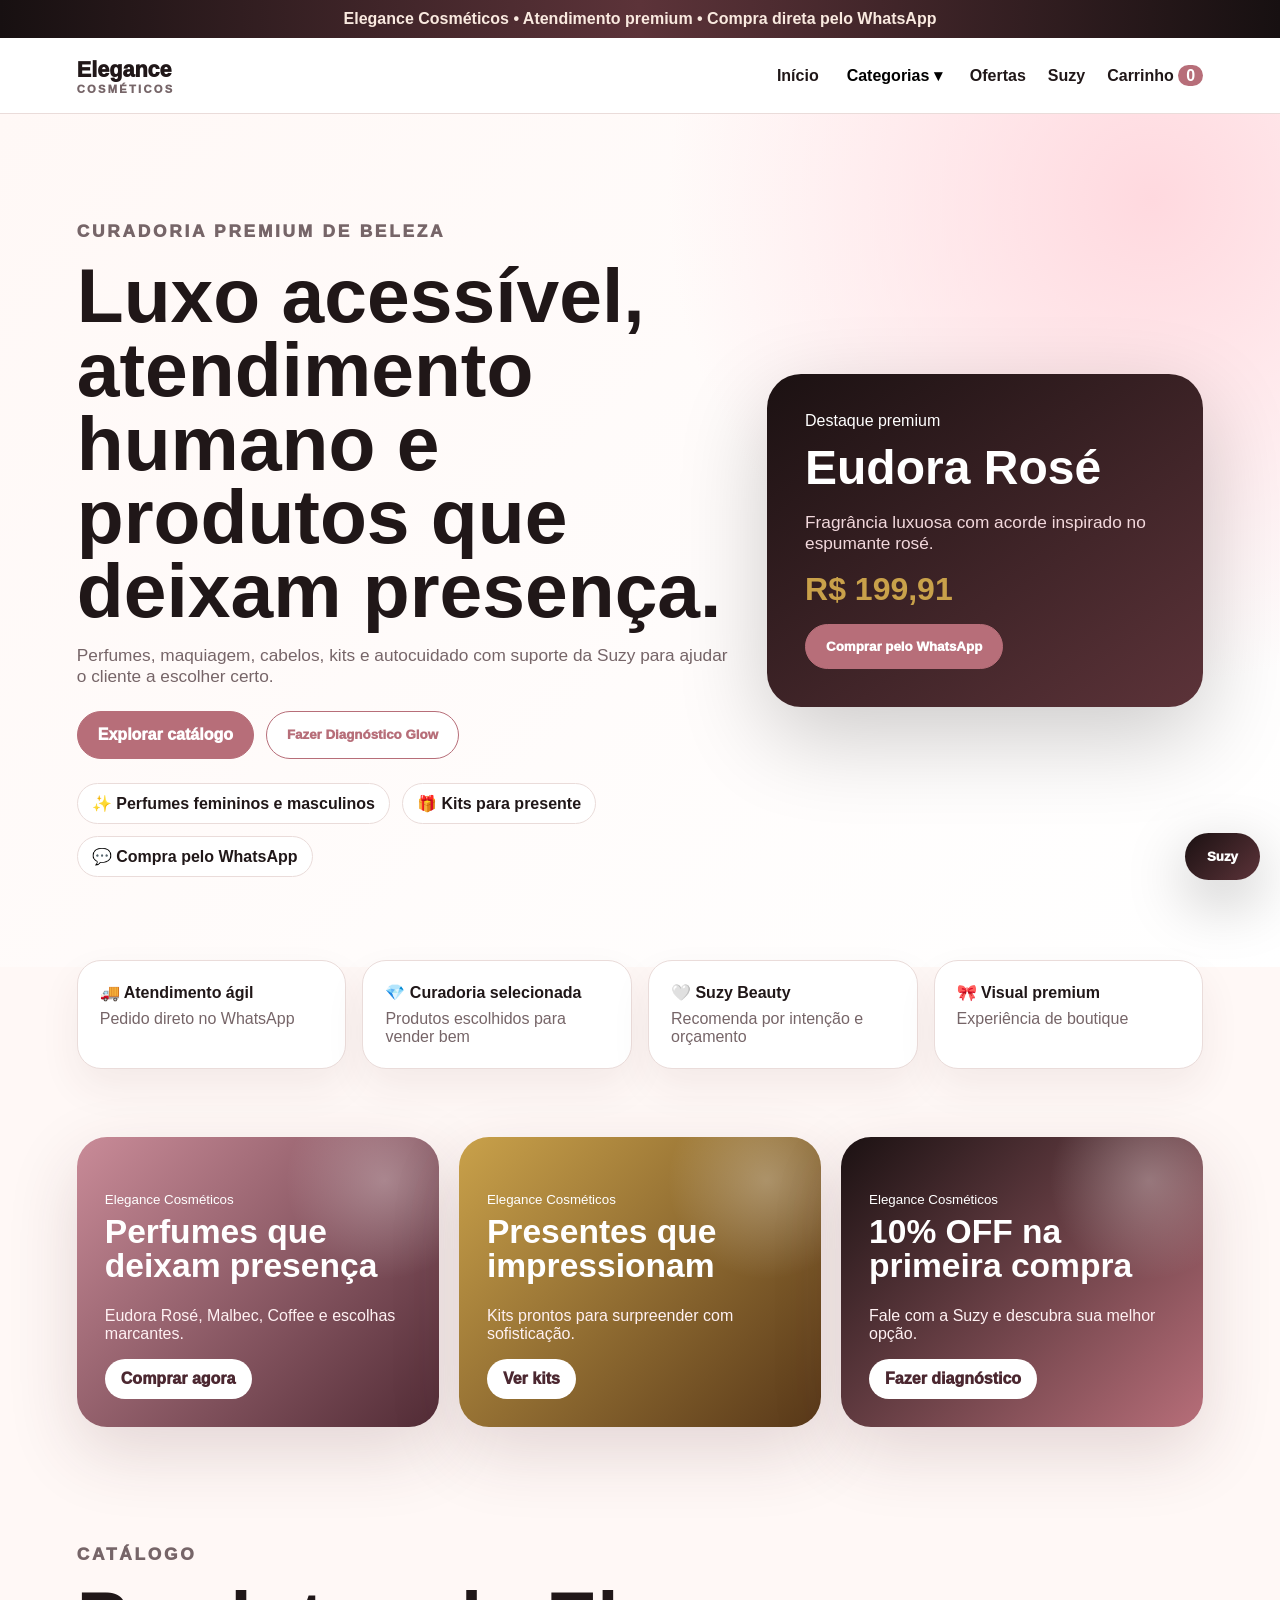
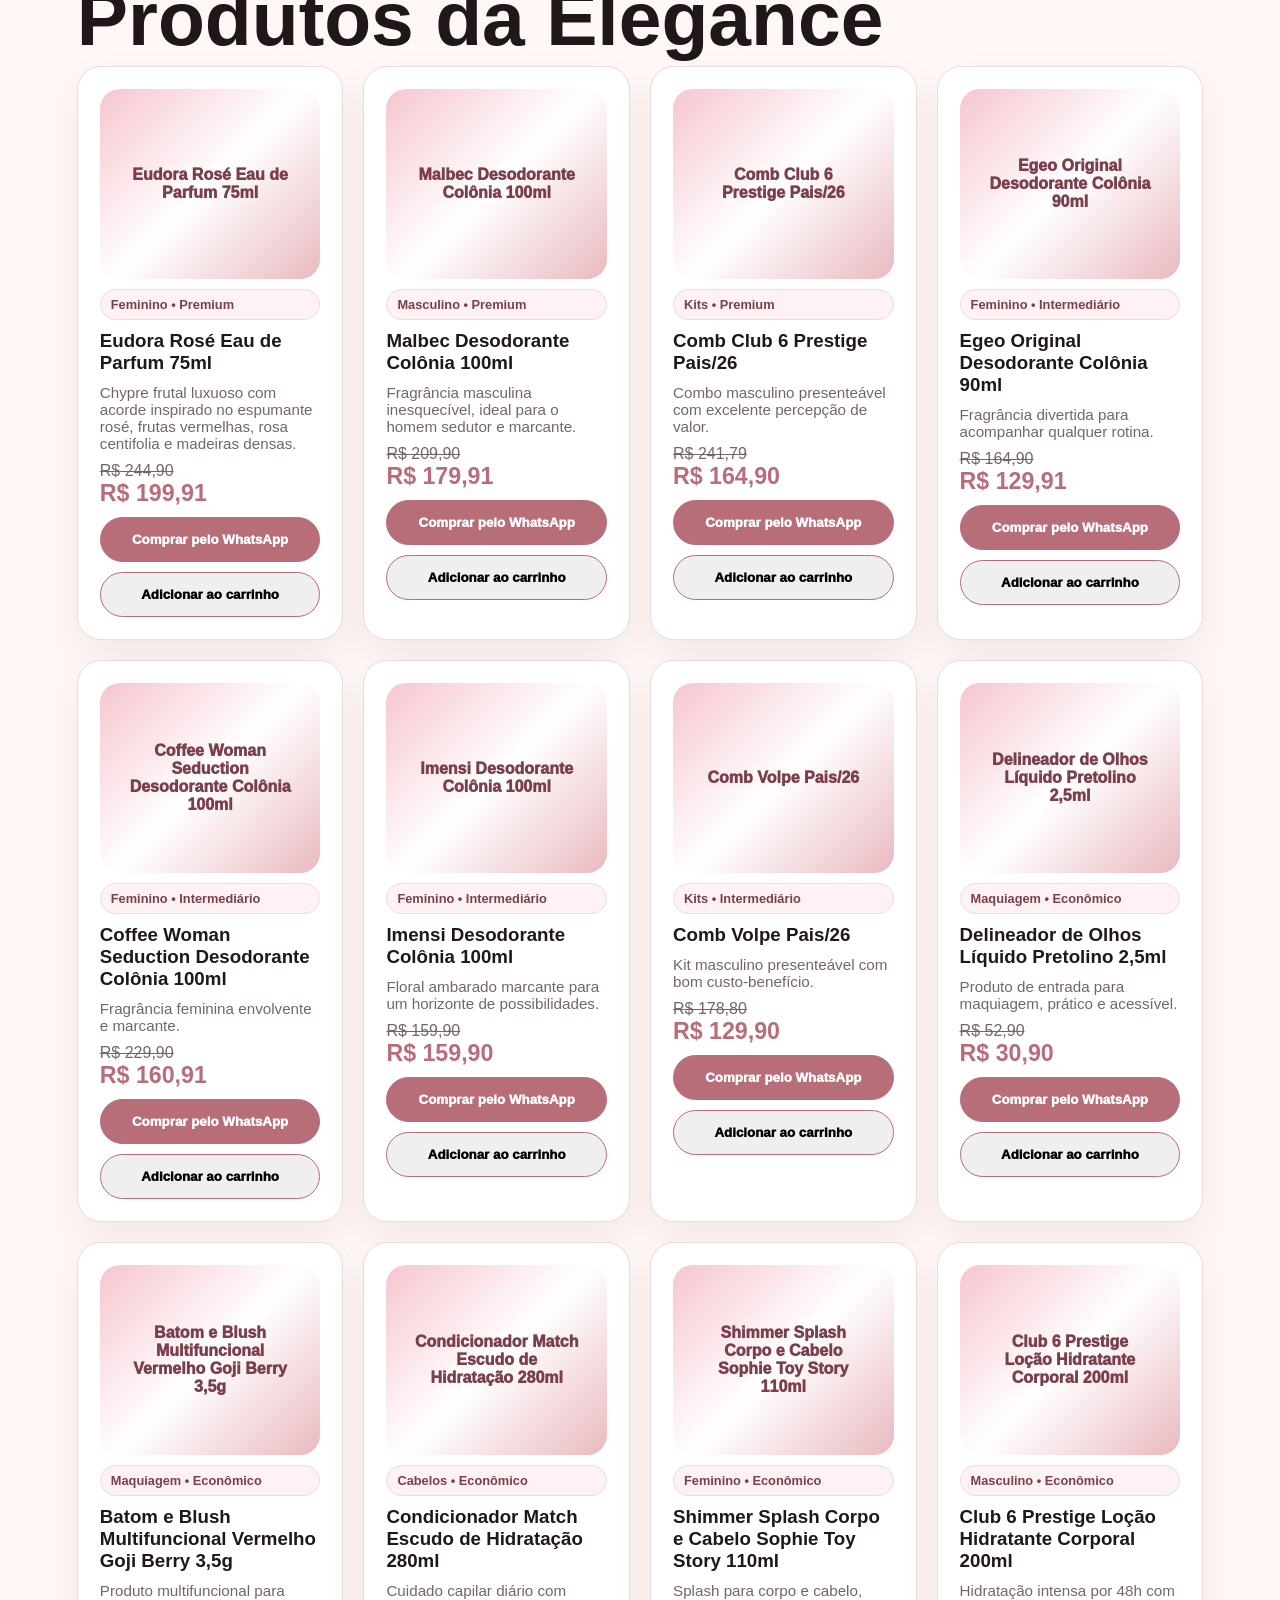
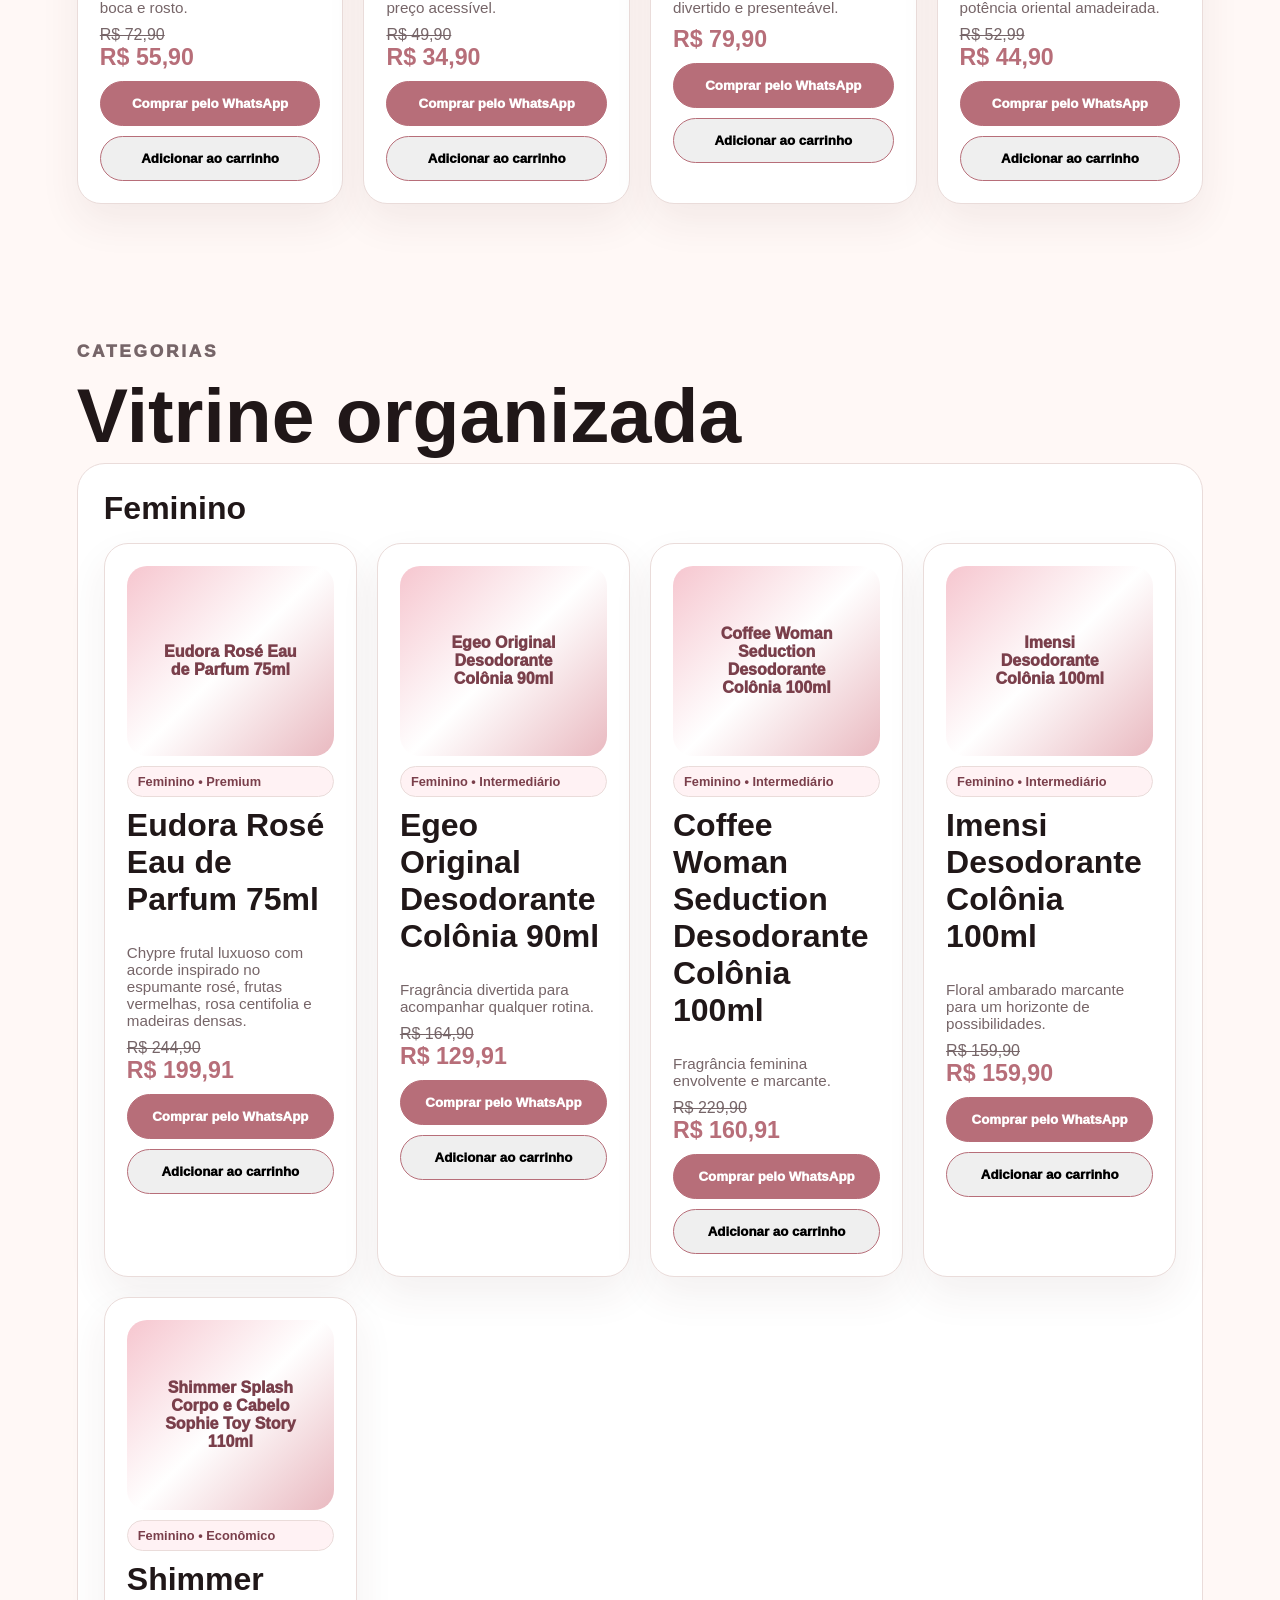
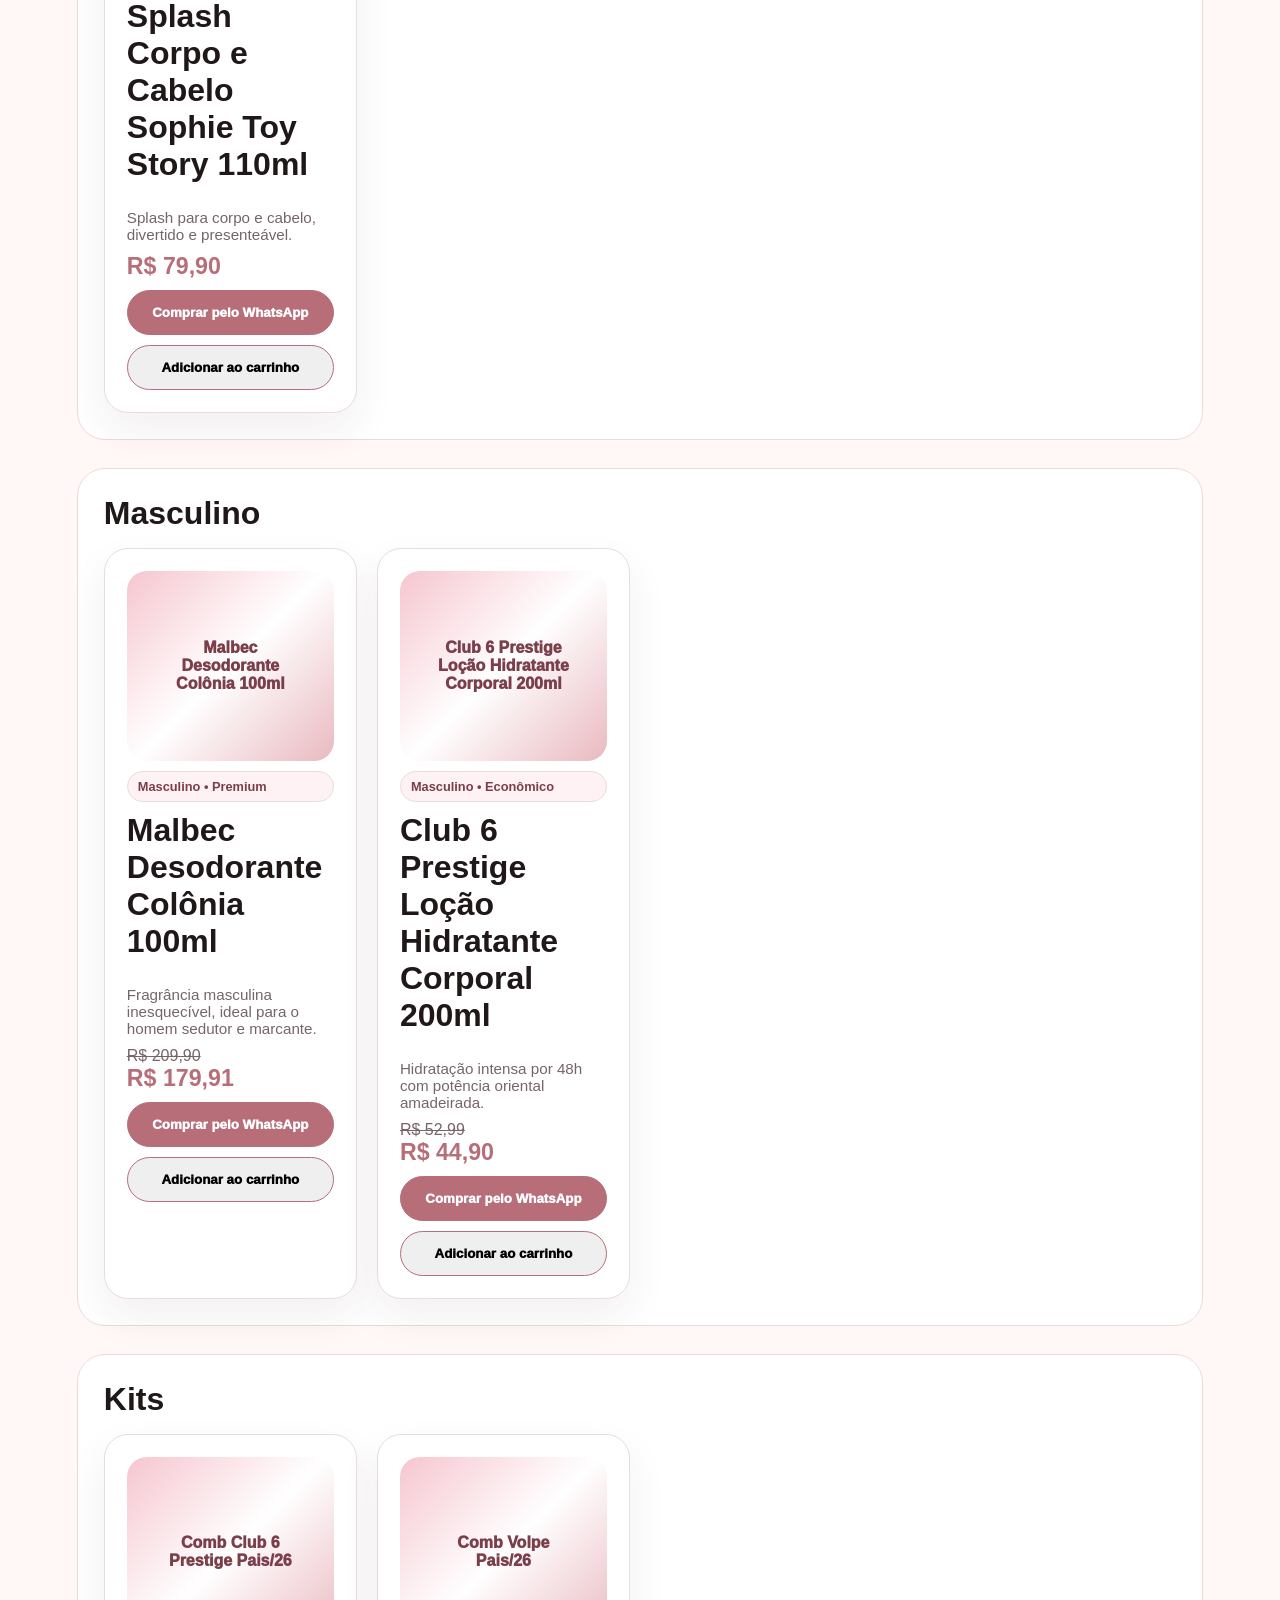
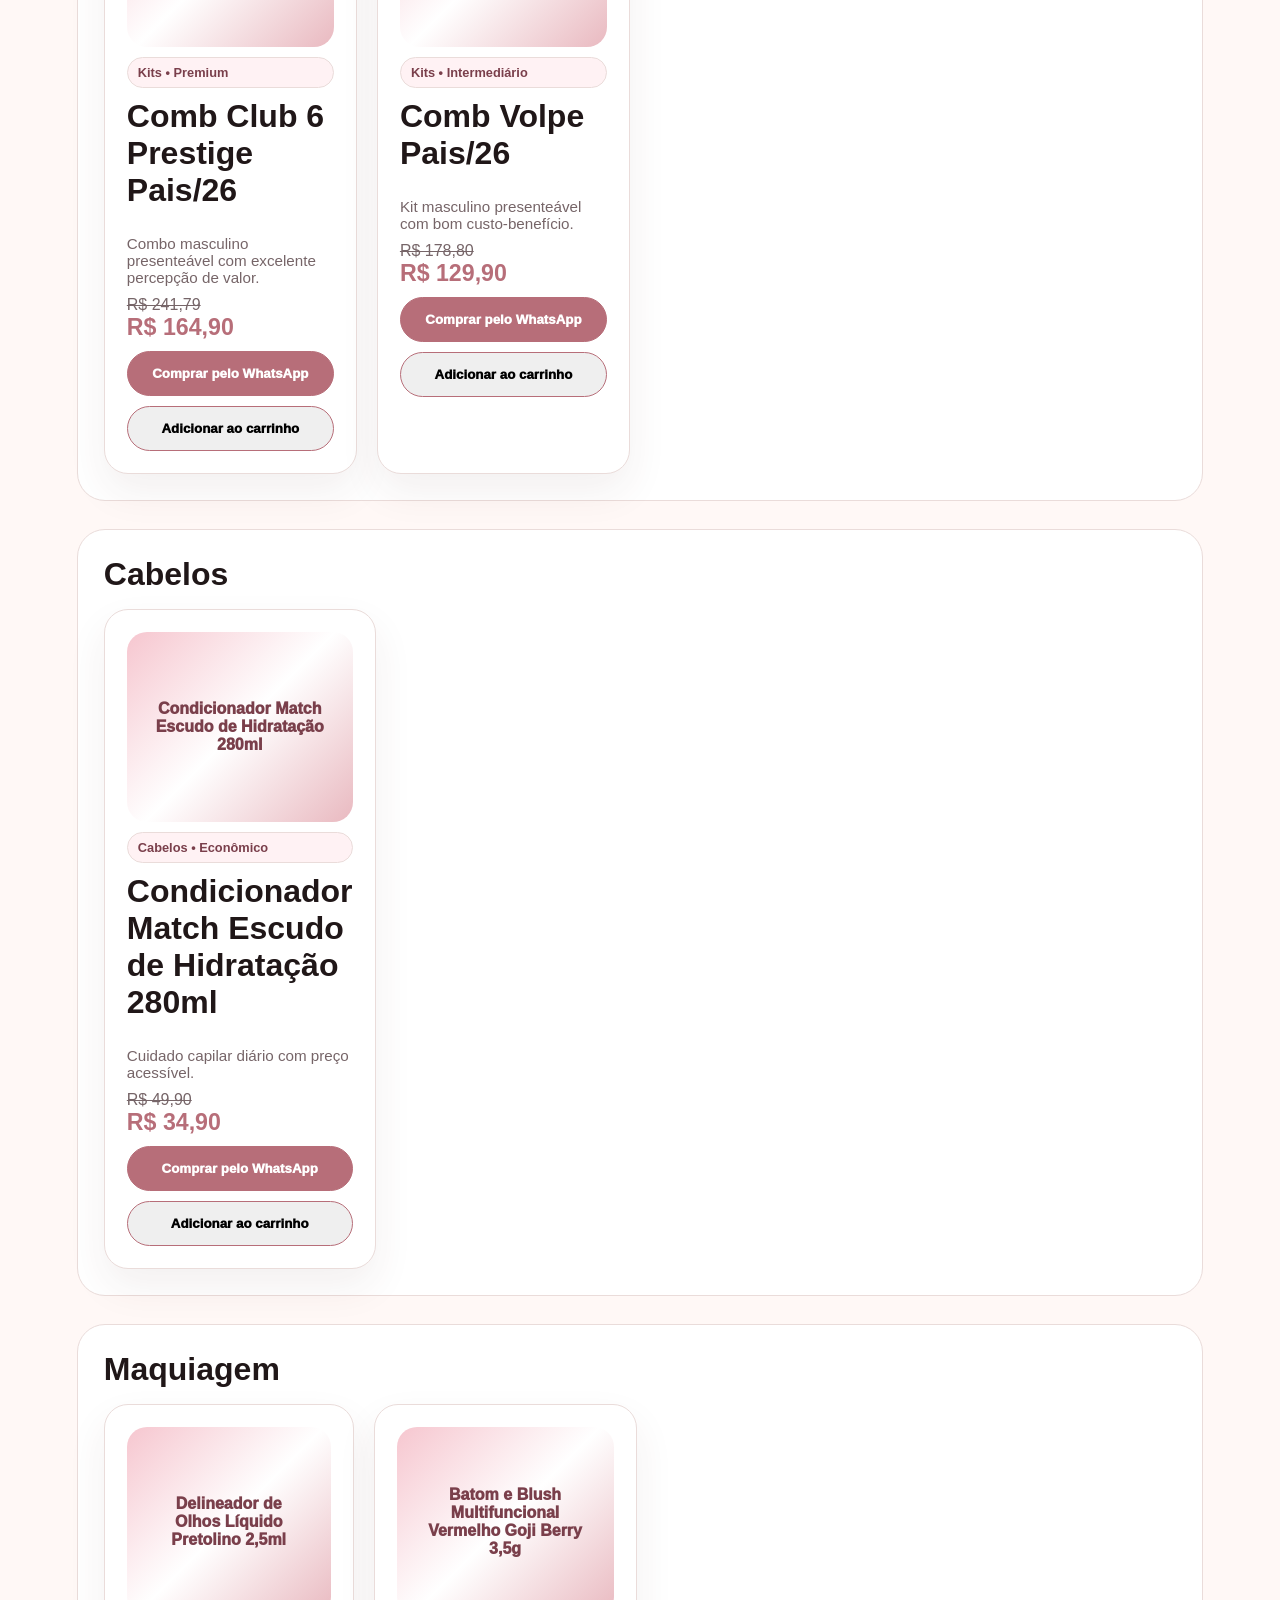
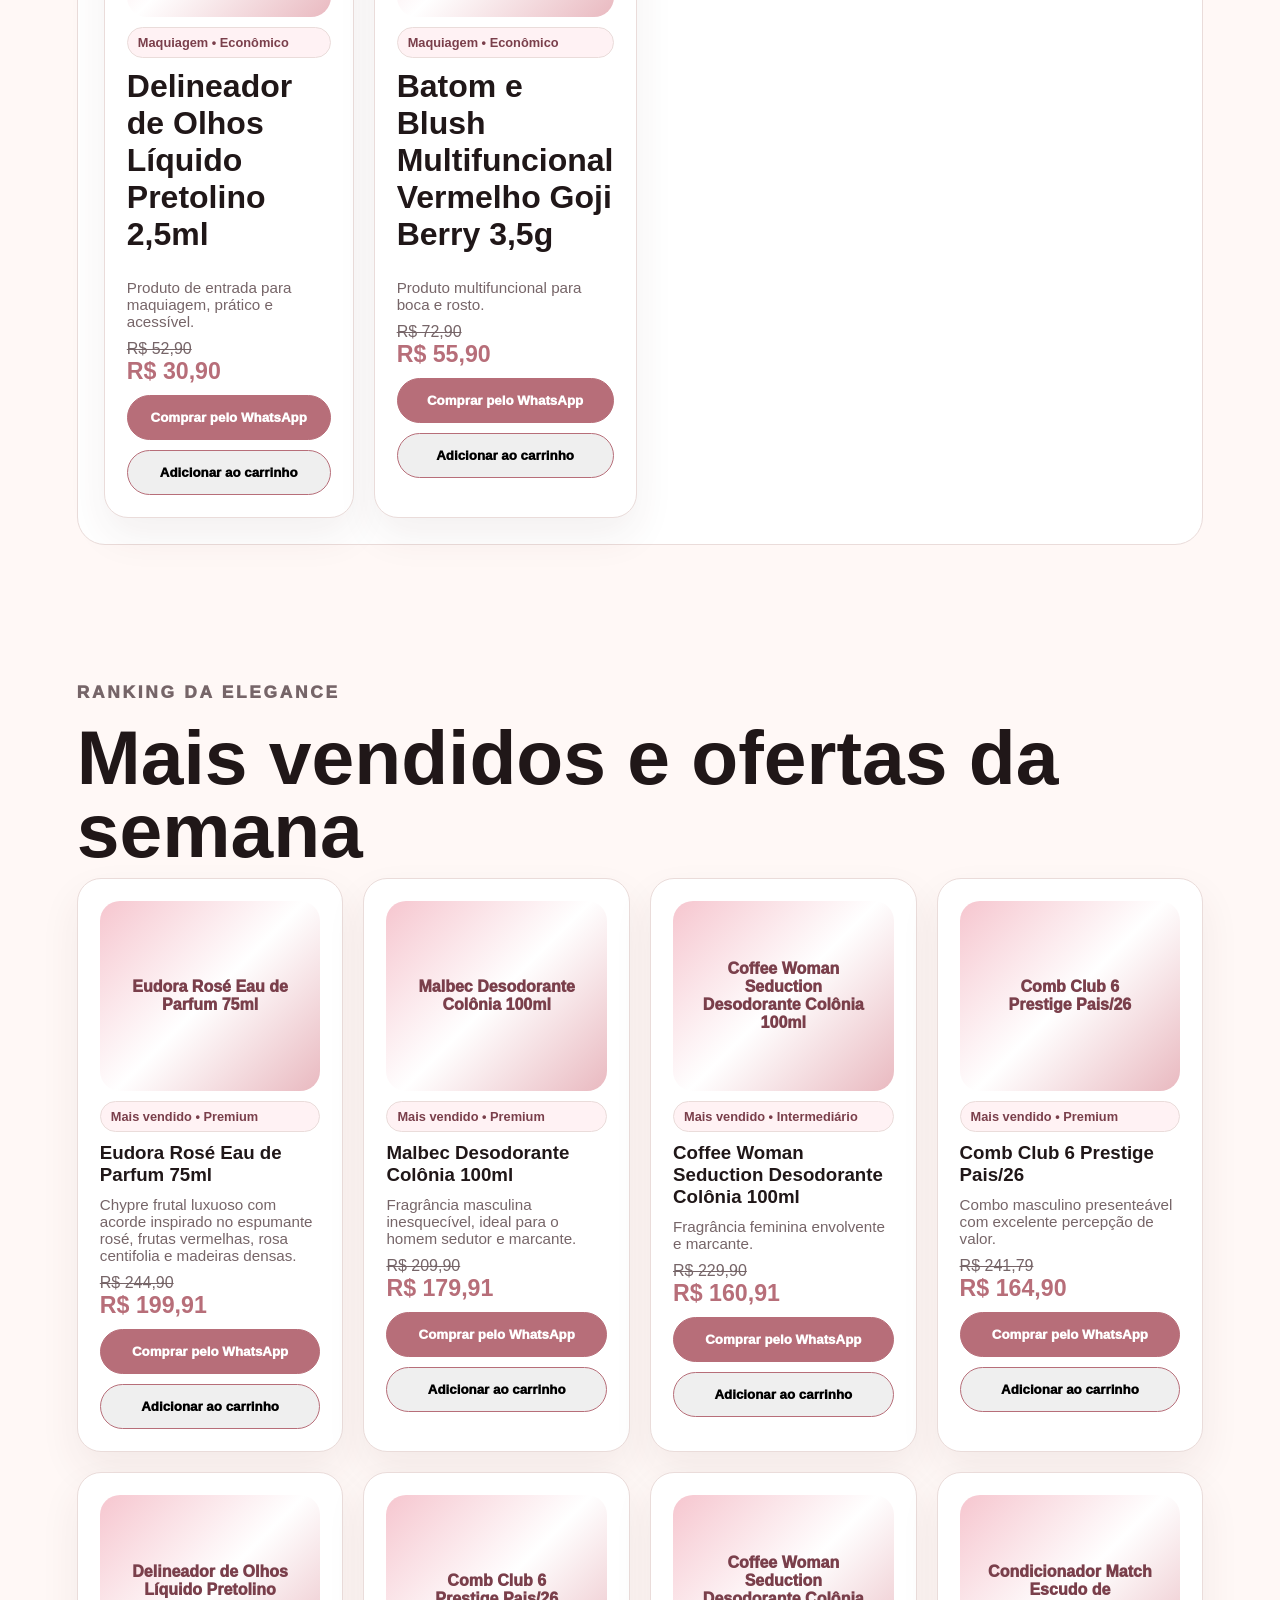
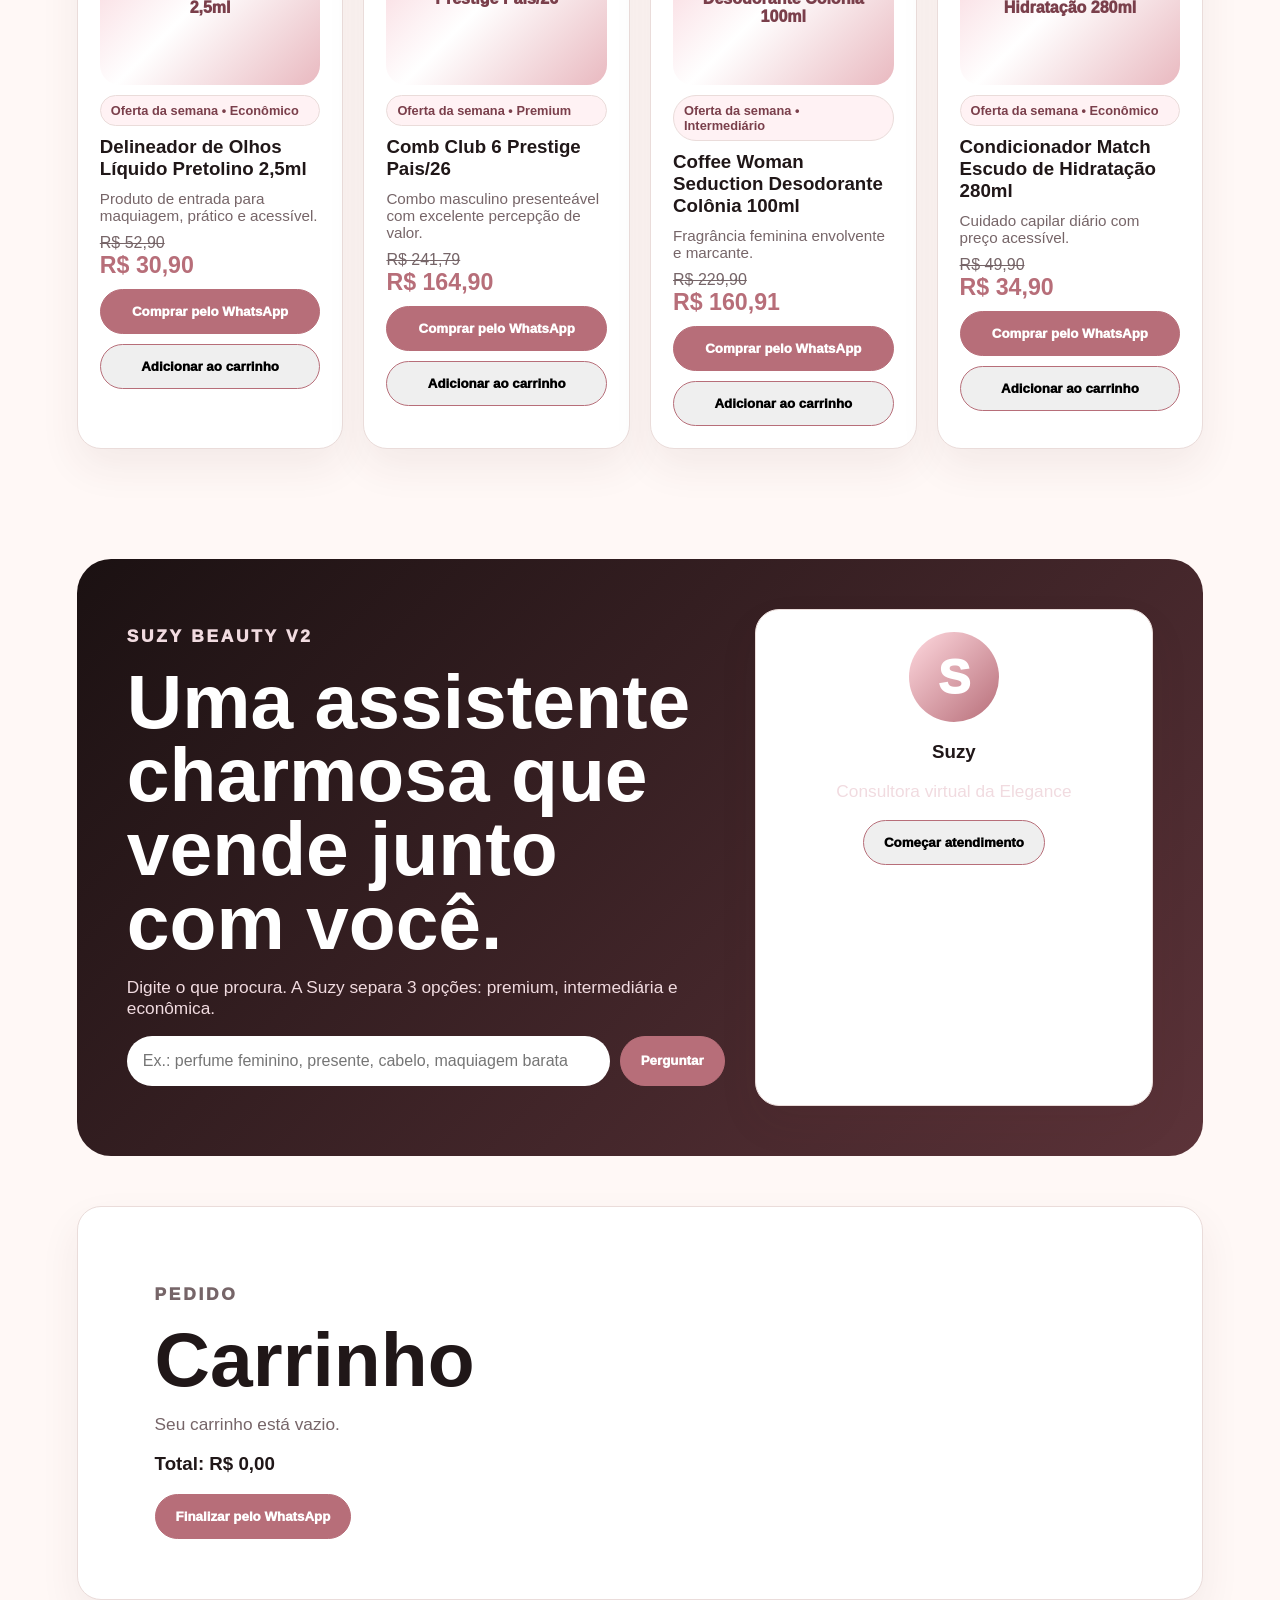
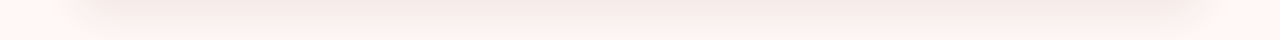
<file: index.html>
<!doctype html>
<html lang="pt-BR">
<head>
  <meta charset="utf-8" />
  <meta name="viewport" content="width=device-width,initial-scale=1" />
  <meta name="description" content="Elegance Cosméticos: perfumes, maquiagem, kits, cabelos e atendimento premium com Suzy." />
  <title>Elegance Cosméticos | Loja Premium</title>
  <link rel="stylesheet" href="assets/css/style.css" />
</head>
<body>
  <div class="top-note">Elegance Cosméticos • Atendimento premium • Compra direta pelo WhatsApp</div>
  <header class="header">
    <a class="brand" href="#home">Elegance <span>Cosméticos</span></a>
    <button class="menu" id="menuBtn">☰</button>
    <nav class="nav" id="nav">
      <a href="#home">Início</a>
      <div class="drop"><button>Categorias ▾</button><div class="drop-menu"><a href="#feminino">Feminino</a><a href="#masculino">Masculino</a><a href="#kits">Kits</a><a href="#cabelos">Cabelos</a><a href="#maquiagem">Maquiagem</a></div></div>
      <a href="#ofertas">Ofertas</a>
      <a href="#suzy">Suzy</a>
      <a href="#carrinho">Carrinho <b id="cartCount">0</b></a>
    </nav>
  </header>

  <main id="home">
    <section class="hero">
      <div>
        <p class="eyebrow">Curadoria premium de beleza</p>
        <h1>Luxo acessível, atendimento humano e produtos que deixam presença.</h1>
        <p>Perfumes, maquiagem, cabelos, kits e autocuidado com suporte da Suzy para ajudar o cliente a escolher certo.</p>
        <div class="actions"><a class="btn primary" href="#catalogo">Explorar catálogo</a><button class="btn secondary" onclick="openSuzy('Quero um diagnóstico de beleza')">Fazer Diagnóstico Glow</button></div>
        <div class="proof"><span>✨ Perfumes femininos e masculinos</span><span>🎁 Kits para presente</span><span>💬 Compra pelo WhatsApp</span></div>
      </div>
      <aside class="hero-card"><span>Destaque premium</span><h2>Eudora Rosé</h2><p>Fragrância luxuosa com acorde inspirado no espumante rosé.</p><strong>R$ 199,91</strong><button onclick="buy('eudora-rose')">Comprar pelo WhatsApp</button></aside>
    </section>

    <section class="benefits"><article><b>🚚 Atendimento ágil</b><span>Pedido direto no WhatsApp</span></article><article><b>💎 Curadoria selecionada</b><span>Produtos escolhidos para vender bem</span></article><article><b>🤍 Suzy Beauty</b><span>Recomenda por intenção e orçamento</span></article><article><b>🎀 Visual premium</b><span>Experiência de boutique</span></article></section>

    <section class="banners">
      <a href="#feminino" class="banner perfume"><small>Elegance Cosméticos</small><h2>Perfumes que deixam presença</h2><p>Eudora Rosé, Malbec, Coffee e escolhas marcantes.</p><span>Comprar agora</span></a>
      <a href="#kits" class="banner gifts"><small>Elegance Cosméticos</small><h2>Presentes que impressionam</h2><p>Kits prontos para surpreender com sofisticação.</p><span>Ver kits</span></a>
      <a href="#suzy" class="banner suzy-banner"><small>Elegance Cosméticos</small><h2>10% OFF na primeira compra</h2><p>Fale com a Suzy e descubra sua melhor opção.</p><span>Fazer diagnóstico</span></a>
    </section>

    <section class="section" id="catalogo"><p class="eyebrow">Catálogo</p><h2>Produtos da Elegance</h2><div class="grid" id="productGrid"></div></section>

    <section class="section categories"><p class="eyebrow">Categorias</p><h2>Vitrine organizada</h2><div id="categoryBlocks"></div></section>

    <section class="section sales" id="ofertas"><p class="eyebrow">Ranking da Elegance</p><h2>Mais vendidos e ofertas da semana</h2><div class="grid" id="salesGrid"></div></section>

    <section class="suzy-section" id="suzy"><div><p class="eyebrow">Suzy Beauty V2</p><h2>Uma assistente charmosa que vende junto com você.</h2><p>Digite o que procura. A Suzy separa 3 opções: premium, intermediária e econômica.</p><div class="search"><input id="suzyQuery" placeholder="Ex.: perfume feminino, presente, cabelo, maquiagem barata" /><button onclick="handleSuzy()">Perguntar</button></div><div id="suzyAnswer" class="answer"></div></div><div class="suzy-card"><div class="avatar">S</div><h3>Suzy</h3><p>Consultora virtual da Elegance</p><button onclick="openSuzy('Quero um presente elegante')">Começar atendimento</button></div></section>

    <section class="section cart" id="carrinho"><p class="eyebrow">Pedido</p><h2>Carrinho</h2><div id="cartItems"></div><h3>Total: <span id="cartTotal">R$ 0,00</span></h3><button class="btn primary" onclick="finishOrder()">Finalizar pelo WhatsApp</button></section>
  </main>

  <button class="fab" onclick="openSuzy('Oi Suzy, quero ajuda')">Suzy</button>
  <script src="assets/js/products.js"></script>
  <script src="assets/js/app.js"></script>
</body>
</html>
</file>
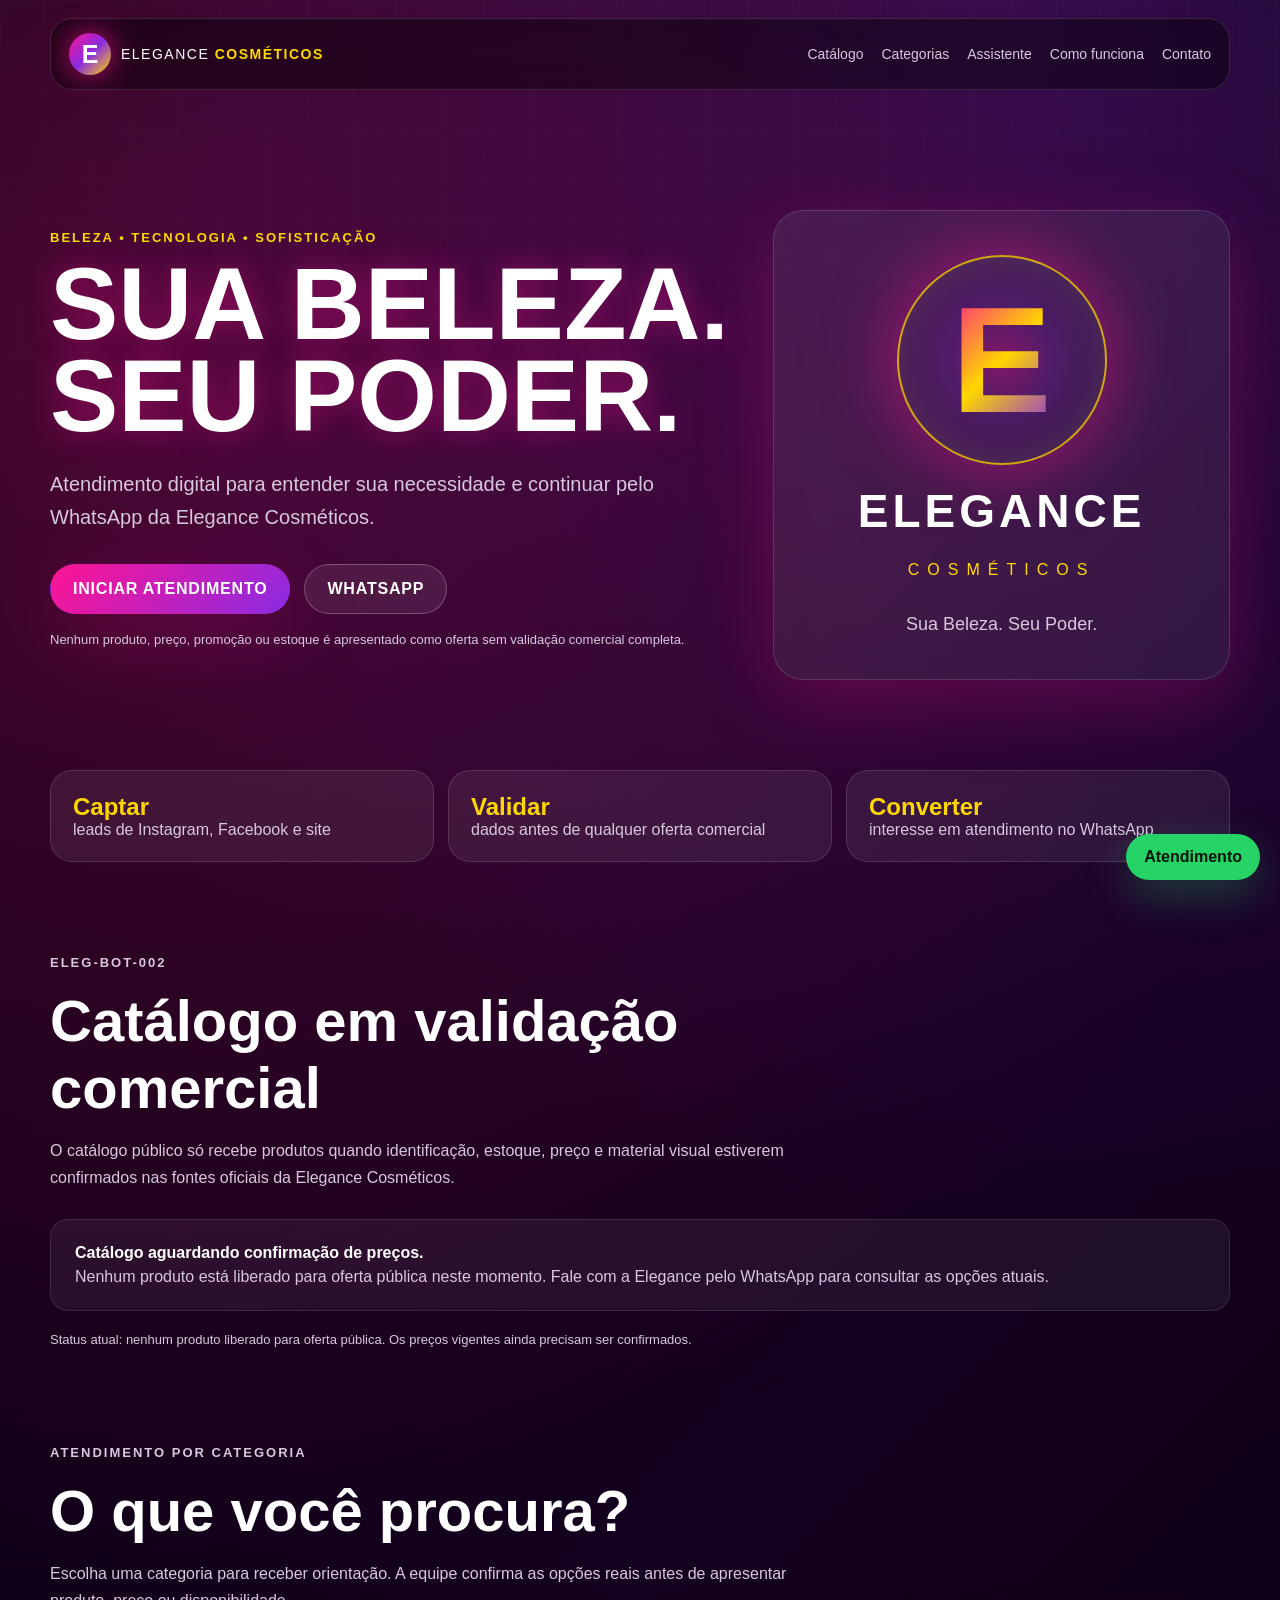
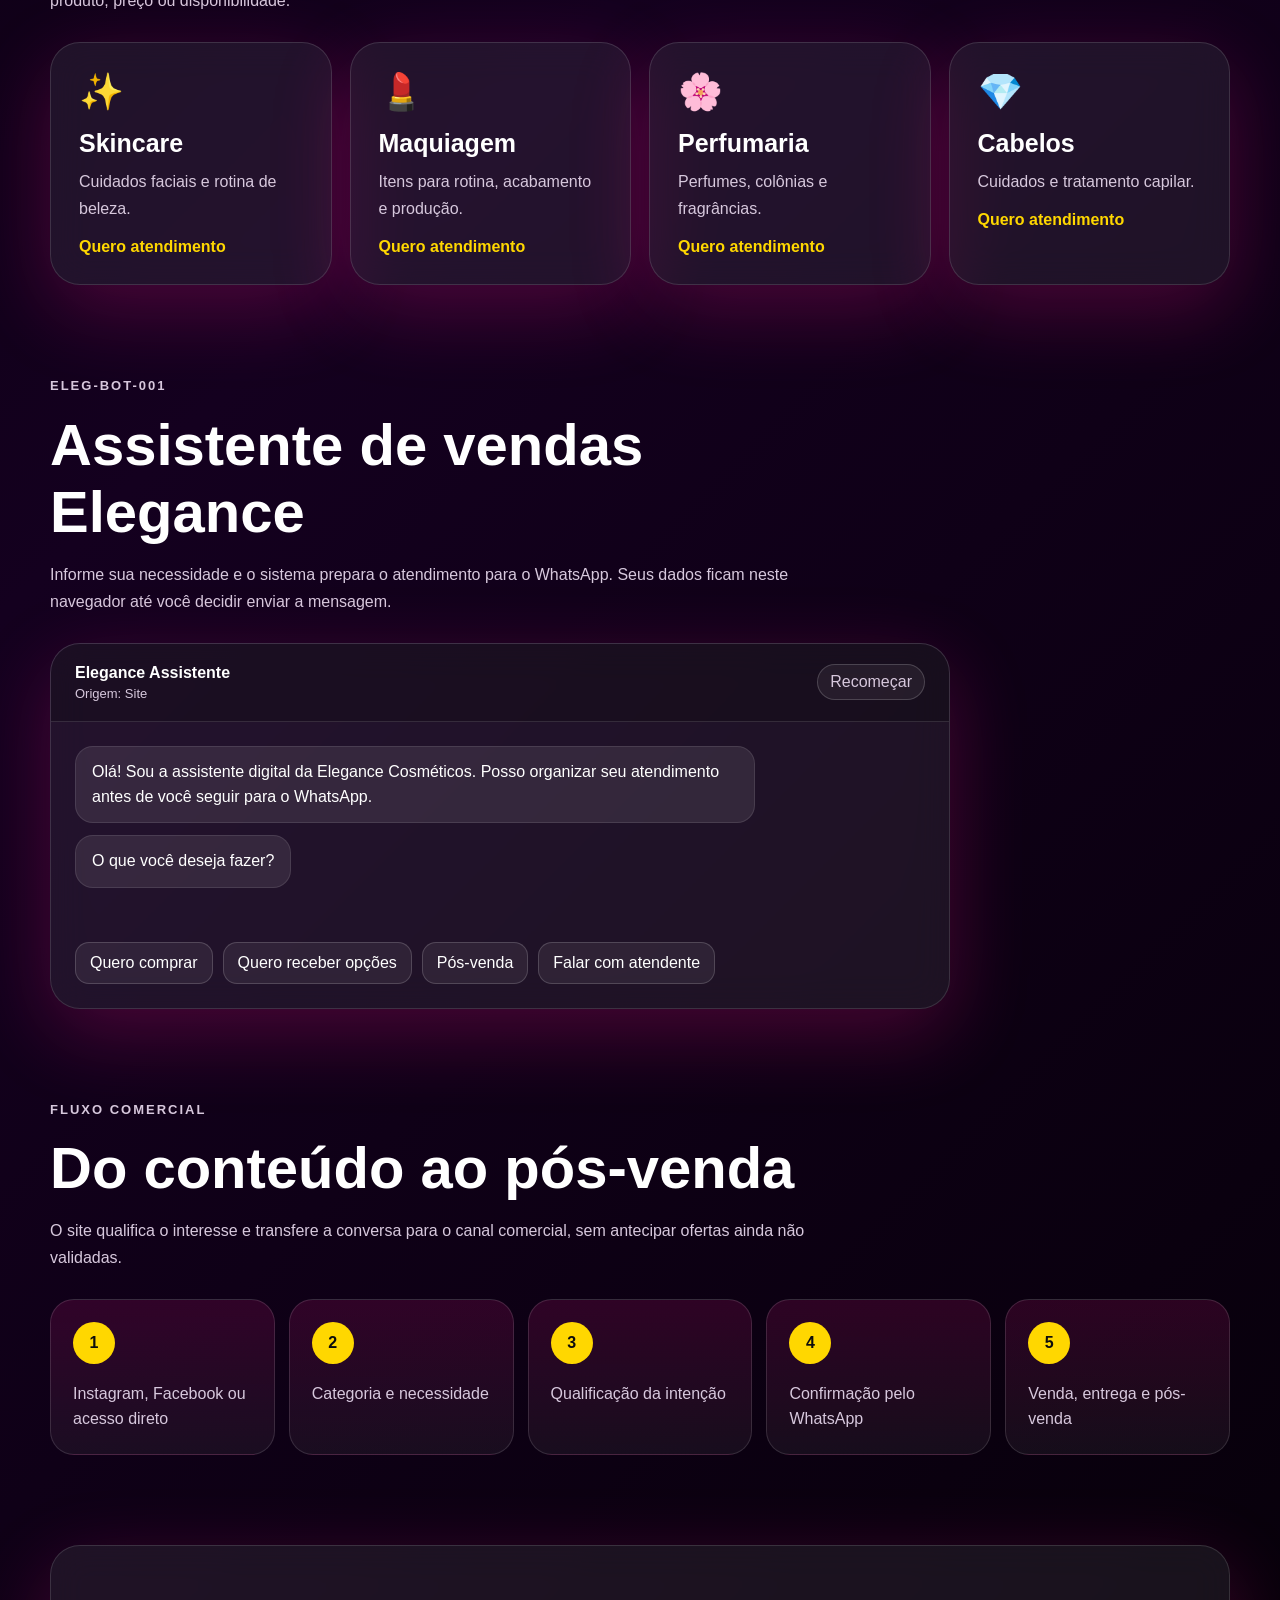
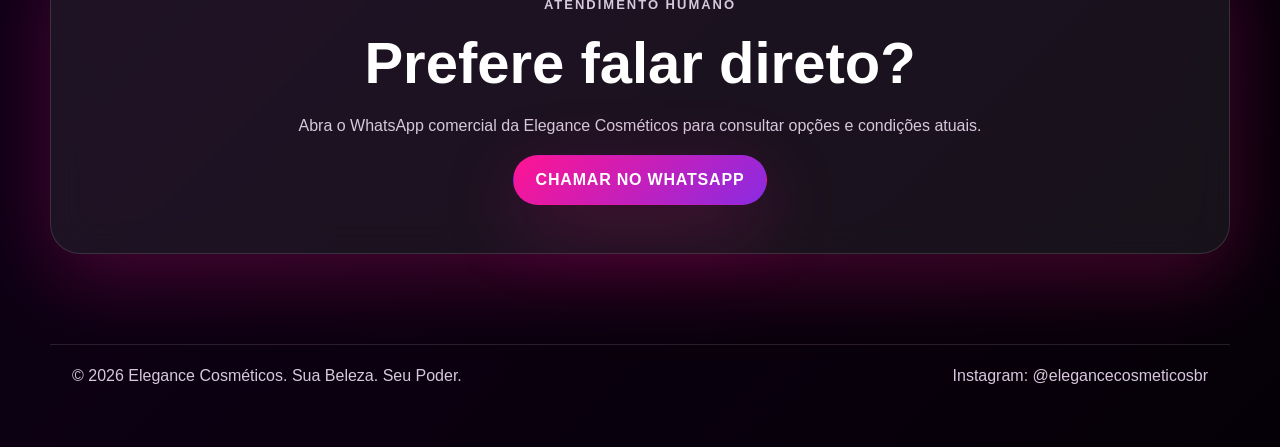
<file: elegance-cosmeticos/index.html>
<!DOCTYPE html>
<html lang="pt-BR">
<head>
  <meta charset="UTF-8" />
  <meta name="viewport" content="width=device-width, initial-scale=1.0" />
  <title>Elegance Cosméticos | Sua Beleza. Seu Poder.</title>
  <meta name="description" content="Elegance Cosméticos: beleza, atendimento consultivo e catálogo em validação comercial." />
  <link rel="stylesheet" href="css/style.css" />
</head>
<body>
  <header class="topbar">
    <a class="brand" href="#inicio" aria-label="Elegance Cosméticos">
      <span class="brand-mark">E</span>
      <span class="brand-text">Elegance <strong>Cosméticos</strong></span>
    </a>
    <nav class="nav">
      <a href="#catalogo">Catálogo</a>
      <a href="#categorias">Categorias</a>
      <a href="#assistente">Assistente</a>
      <a href="#fluxo">Como funciona</a>
      <a href="#contato">Contato</a>
    </nav>
  </header>

  <main id="inicio">
    <section class="hero">
      <div class="hero-content">
        <p class="eyebrow">Beleza • Tecnologia • Sofisticação</p>
        <h1>Sua Beleza.<br />Seu Poder.</h1>
        <p class="subtitle">Atendimento digital para entender sua necessidade e continuar pelo WhatsApp da Elegance Cosméticos.</p>
        <div class="hero-actions">
          <a class="btn primary" href="#assistente">Iniciar atendimento</a>
          <a class="btn secondary" href="https://wa.me/5531995170249?text=Ol%C3%A1%2C%20vim%20pelo%20site%20da%20Elegance%20Cosm%C3%A9ticos" target="_blank" rel="noopener">WhatsApp</a>
        </div>
        <p class="microcopy">Nenhum produto, preço, promoção ou estoque é apresentado como oferta sem validação comercial completa.</p>
      </div>

      <div class="hero-card" aria-label="Elegance Cosméticos">
        <div class="logo-orb"><span>E</span></div>
        <h2>Elegance</h2>
        <p>Cosméticos</p>
        <small>Sua Beleza. Seu Poder.</small>
      </div>
    </section>

    <section class="metrics" aria-label="Objetivos da operação">
      <div><strong>Captar</strong><span>leads de Instagram, Facebook e site</span></div>
      <div><strong>Validar</strong><span>dados antes de qualquer oferta comercial</span></div>
      <div><strong>Converter</strong><span>interesse em atendimento no WhatsApp</span></div>
    </section>

    <section id="catalogo" class="section catalog-section">
      <div class="section-head">
        <p class="eyebrow">ELEG-BOT-002</p>
        <h2>Catálogo em validação comercial</h2>
        <p>O catálogo público só recebe produtos quando identificação, estoque, preço e material visual estiverem confirmados nas fontes oficiais da Elegance Cosméticos.</p>
      </div>

      <div id="released-products" class="product-grid" aria-live="polite">
        <p class="catalog-loading">Verificando produtos liberados...</p>
      </div>

      <p class="catalog-note">Status atual: nenhum produto liberado para oferta pública. Os preços vigentes ainda precisam ser confirmados.</p>
    </section>

    <section id="categorias" class="section">
      <div class="section-head">
        <p class="eyebrow">Atendimento por categoria</p>
        <h2>O que você procura?</h2>
        <p>Escolha uma categoria para receber orientação. A equipe confirma as opções reais antes de apresentar produto, preço ou disponibilidade.</p>
      </div>

      <div class="grid cards">
        <article class="card">
          <span>✨</span>
          <h3>Skincare</h3>
          <p>Cuidados faciais e rotina de beleza.</p>
          <button class="text-button js-start-category" data-category="Skincare">Quero atendimento</button>
        </article>
        <article class="card">
          <span>💄</span>
          <h3>Maquiagem</h3>
          <p>Itens para rotina, acabamento e produção.</p>
          <button class="text-button js-start-category" data-category="Maquiagem">Quero atendimento</button>
        </article>
        <article class="card">
          <span>🌸</span>
          <h3>Perfumaria</h3>
          <p>Perfumes, colônias e fragrâncias.</p>
          <button class="text-button js-start-category" data-category="Perfumaria">Quero atendimento</button>
        </article>
        <article class="card">
          <span>💎</span>
          <h3>Cabelos</h3>
          <p>Cuidados e tratamento capilar.</p>
          <button class="text-button js-start-category" data-category="Cabelos">Quero atendimento</button>
        </article>
      </div>
    </section>

    <section id="assistente" class="section assistant-section">
      <div class="section-head">
        <p class="eyebrow">ELEG-BOT-001</p>
        <h2>Assistente de vendas Elegance</h2>
        <p>Informe sua necessidade e o sistema prepara o atendimento para o WhatsApp. Seus dados ficam neste navegador até você decidir enviar a mensagem.</p>
      </div>

      <div class="bot-shell">
        <div class="bot-top">
          <div>
            <strong>Elegance Assistente</strong>
            <span id="lead-source-label">Origem: site</span>
          </div>
          <button id="bot-reset" class="bot-reset" type="button">Recomeçar</button>
        </div>

        <div id="bot-messages" class="bot-messages" aria-live="polite"></div>
        <div id="bot-actions" class="bot-actions"></div>

        <form id="bot-name-form" class="bot-form" hidden>
          <label for="lead-name">Como podemos chamar você?</label>
          <div class="bot-form-row">
            <input id="lead-name" name="lead-name" autocomplete="name" maxlength="60" placeholder="Seu nome" required />
            <button class="btn primary compact" type="submit">Continuar</button>
          </div>
        </form>

        <div id="bot-result" class="bot-result" hidden>
          <h3>Atendimento preparado</h3>
          <p id="bot-summary"></p>
          <a id="bot-whatsapp" class="btn primary" href="#" target="_blank" rel="noopener">Continuar no WhatsApp</a>
          <button id="bot-copy" class="btn secondary" type="button">Copiar resumo</button>
        </div>
      </div>
    </section>

    <section id="fluxo" class="section">
      <div class="section-head">
        <p class="eyebrow">Fluxo comercial</p>
        <h2>Do conteúdo ao pós-venda</h2>
        <p>O site qualifica o interesse e transfere a conversa para o canal comercial, sem antecipar ofertas ainda não validadas.</p>
      </div>

      <div class="timeline">
        <div><strong>1</strong><span>Instagram, Facebook ou acesso direto</span></div>
        <div><strong>2</strong><span>Categoria e necessidade</span></div>
        <div><strong>3</strong><span>Qualificação da intenção</span></div>
        <div><strong>4</strong><span>Confirmação pelo WhatsApp</span></div>
        <div><strong>5</strong><span>Venda, entrega e pós-venda</span></div>
      </div>
    </section>

    <section id="contato" class="section contact">
      <p class="eyebrow">Atendimento humano</p>
      <h2>Prefere falar direto?</h2>
      <p>Abra o WhatsApp comercial da Elegance Cosméticos para consultar opções e condições atuais.</p>
      <a class="btn primary" href="https://wa.me/5531995170249?text=Ol%C3%A1%2C%20vim%20pelo%20site%20da%20Elegance%20Cosm%C3%A9ticos" target="_blank" rel="noopener">Chamar no WhatsApp</a>
    </section>
  </main>

  <button id="floating-bot" class="floating-bot" type="button" aria-label="Abrir assistente Elegance">Atendimento</button>

  <footer class="footer">
    <p>© <span id="year"></span> Elegance Cosméticos. Sua Beleza. Seu Poder.</p>
    <p>Instagram: @elegancecosmeticosbr</p>
  </footer>

  <script src="js/script.js"></script>
  <script src="js/catalogo.js"></script>
</body>
</html>
</file>
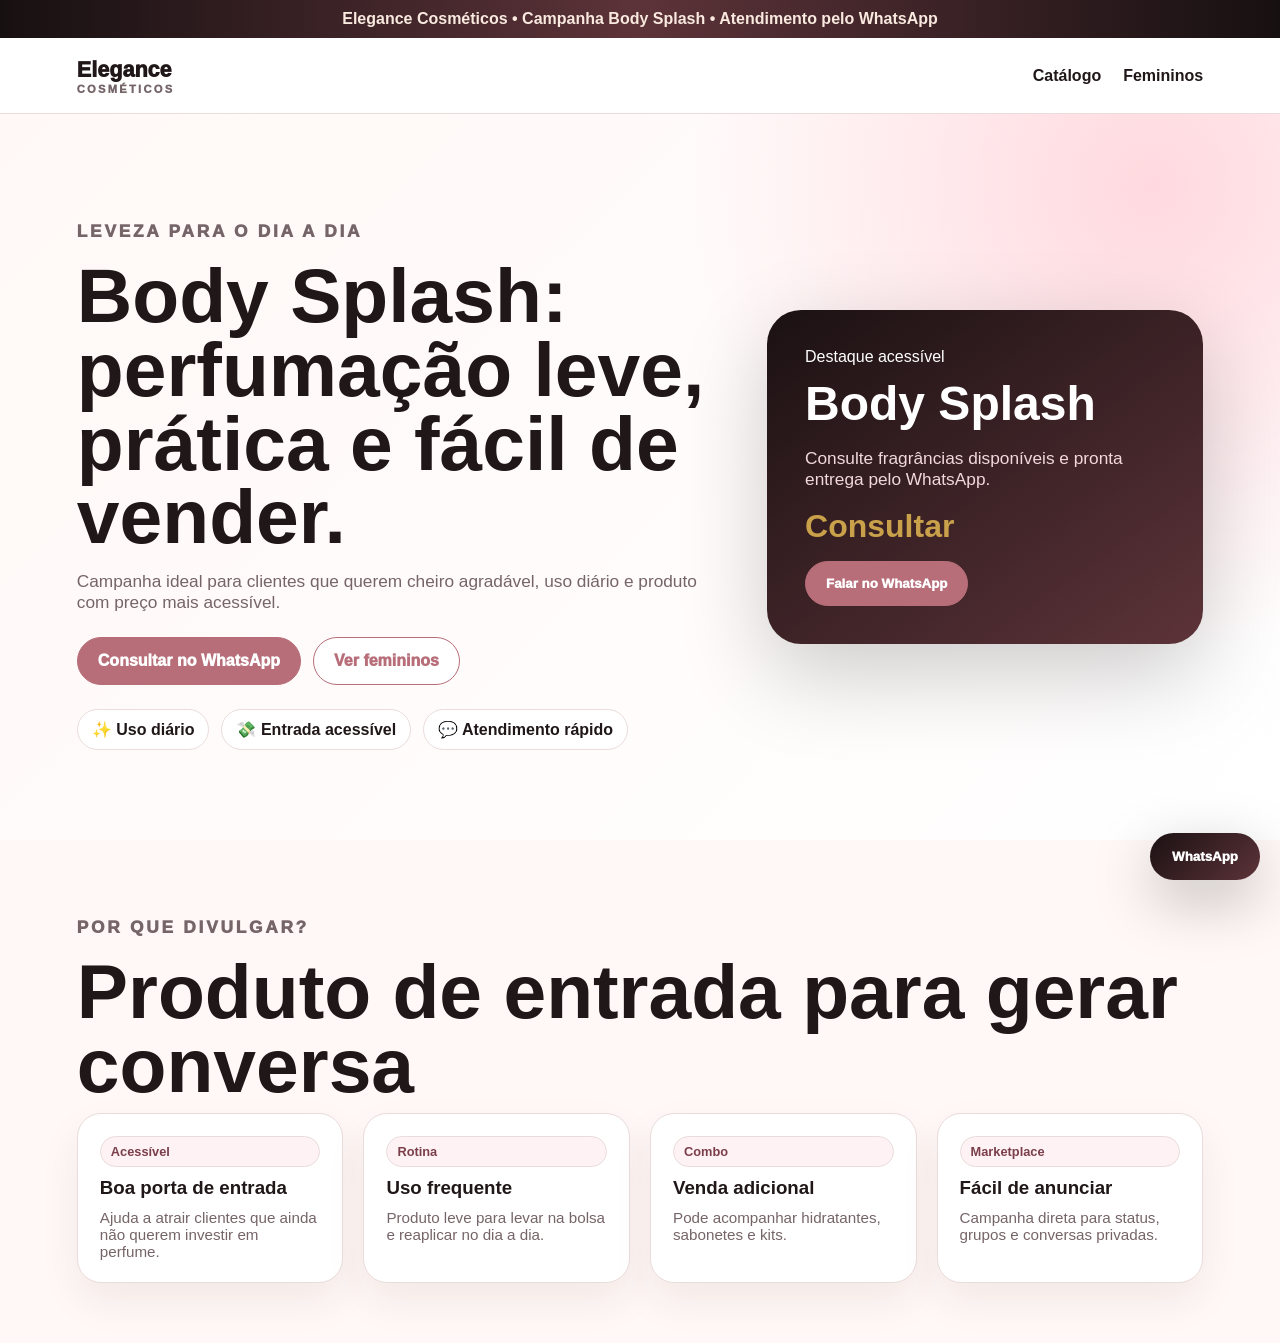
<file: campanhas/body-splash.html>
<!doctype html>
<html lang="pt-BR">
<head>
  <meta charset="utf-8" />
  <meta name="viewport" content="width=device-width, initial-scale=1" />
  <meta name="description" content="Body Splash na Elegance Cosméticos. Consulte disponibilidade e atendimento pelo WhatsApp." />
  <title>Body Splash | Elegance Cosméticos</title>
  <link rel="stylesheet" href="../assets/css/style.css" />
</head>
<body>
  <div class="top-note">Elegance Cosméticos • Campanha Body Splash • Atendimento pelo WhatsApp</div>
  <header class="header"><a class="brand" href="../index.html">Elegance <span>Cosméticos</span></a><nav class="nav active"><a href="../index.html#catalogo">Catálogo</a><a href="../index.html#feminino">Femininos</a></nav></header>
  <main>
    <section class="hero">
      <div><p class="eyebrow">Leveza para o dia a dia</p><h1>Body Splash: perfumação leve, prática e fácil de vender.</h1><p>Campanha ideal para clientes que querem cheiro agradável, uso diário e produto com preço mais acessível.</p><div class="actions"><a class="btn primary" href="https://wa.me/5531995170249?text=Ol%C3%A1%2C%20vim%20pela%20campanha%20Body%20Splash%20e%20quero%20consultar%20disponibilidade." target="_blank" rel="noopener">Consultar no WhatsApp</a><a class="btn secondary" href="../index.html#feminino">Ver femininos</a></div><div class="proof"><span>✨ Uso diário</span><span>💸 Entrada acessível</span><span>💬 Atendimento rápido</span></div></div>
      <aside class="hero-card"><span>Destaque acessível</span><h2>Body Splash</h2><p>Consulte fragrâncias disponíveis e pronta entrega pelo WhatsApp.</p><strong>Consultar</strong><button onclick="window.open('https://wa.me/5531995170249?text=Ol%C3%A1%2C%20quero%20saber%20sobre%20Body%20Splash%20da%20Elegance%20Cosm%C3%A9ticos.', '_blank')">Falar no WhatsApp</button></aside>
    </section>
    <section class="section"><p class="eyebrow">Por que divulgar?</p><h2>Produto de entrada para gerar conversa</h2><div class="grid"><article class="product"><span class="tag">Acessível</span><h3>Boa porta de entrada</h3><p>Ajuda a atrair clientes que ainda não querem investir em perfume.</p></article><article class="product"><span class="tag">Rotina</span><h3>Uso frequente</h3><p>Produto leve para levar na bolsa e reaplicar no dia a dia.</p></article><article class="product"><span class="tag">Combo</span><h3>Venda adicional</h3><p>Pode acompanhar hidratantes, sabonetes e kits.</p></article><article class="product"><span class="tag">Marketplace</span><h3>Fácil de anunciar</h3><p>Campanha direta para status, grupos e conversas privadas.</p></article></div></section>
  </main>
  <button class="fab" onclick="window.open('https://wa.me/5531995170249?text=Oi%2C%20quero%20ajuda%20para%20escolher%20um%20Body%20Splash.', '_blank')">WhatsApp</button>
</body>
</html>
</file>
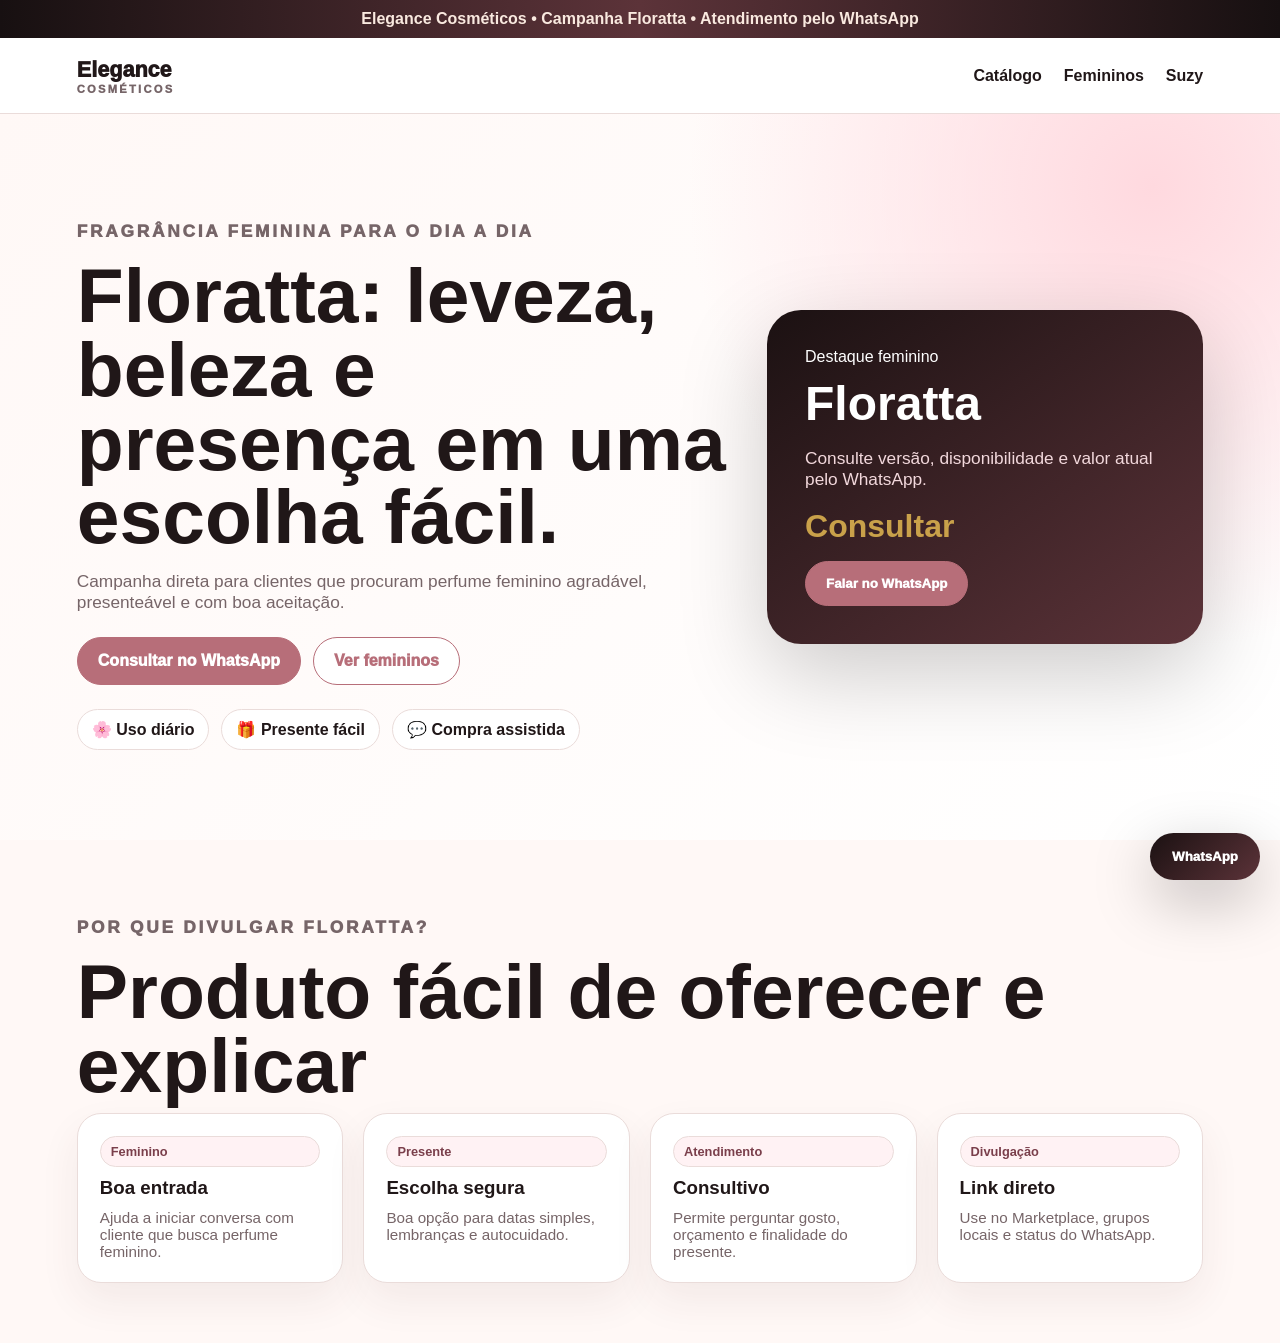
<file: campanhas/floratta.html>
<!doctype html>
<html lang="pt-BR">
<head>
  <meta charset="utf-8" />
  <meta name="viewport" content="width=device-width, initial-scale=1" />
  <meta name="description" content="Floratta na Elegance Cosméticos. Consulte disponibilidade e atendimento pelo WhatsApp." />
  <title>Floratta | Elegance Cosméticos</title>
  <link rel="stylesheet" href="../assets/css/style.css" />
</head>
<body>
  <div class="top-note">Elegance Cosméticos • Campanha Floratta • Atendimento pelo WhatsApp</div>

  <header class="header">
    <a class="brand" href="../index.html">Elegance <span>Cosméticos</span></a>
    <nav class="nav active"><a href="../index.html#catalogo">Catálogo</a><a href="../index.html#feminino">Femininos</a><a href="../index.html#suzy">Suzy</a></nav>
  </header>

  <main>
    <section class="hero">
      <div>
        <p class="eyebrow">Fragrância feminina para o dia a dia</p>
        <h1>Floratta: leveza, beleza e presença em uma escolha fácil.</h1>
        <p>Campanha direta para clientes que procuram perfume feminino agradável, presenteável e com boa aceitação.</p>
        <div class="actions">
          <a class="btn primary" href="https://wa.me/5531995170249?text=Ol%C3%A1%2C%20vim%20pela%20campanha%20do%20Floratta%20e%20quero%20consultar%20disponibilidade." target="_blank" rel="noopener">Consultar no WhatsApp</a>
          <a class="btn secondary" href="../index.html#feminino">Ver femininos</a>
        </div>
        <div class="proof"><span>🌸 Uso diário</span><span>🎁 Presente fácil</span><span>💬 Compra assistida</span></div>
      </div>
      <aside class="hero-card">
        <span>Destaque feminino</span>
        <h2>Floratta</h2>
        <p>Consulte versão, disponibilidade e valor atual pelo WhatsApp.</p>
        <strong>Consultar</strong>
        <button onclick="window.open('https://wa.me/5531995170249?text=Ol%C3%A1%2C%20quero%20saber%20sobre%20Floratta%20da%20Elegance%20Cosm%C3%A9ticos.', '_blank')">Falar no WhatsApp</button>
      </aside>
    </section>

    <section class="section">
      <p class="eyebrow">Por que divulgar Floratta?</p>
      <h2>Produto fácil de oferecer e explicar</h2>
      <div class="grid">
        <article class="product"><span class="tag">Feminino</span><h3>Boa entrada</h3><p>Ajuda a iniciar conversa com cliente que busca perfume feminino.</p></article>
        <article class="product"><span class="tag">Presente</span><h3>Escolha segura</h3><p>Boa opção para datas simples, lembranças e autocuidado.</p></article>
        <article class="product"><span class="tag">Atendimento</span><h3>Consultivo</h3><p>Permite perguntar gosto, orçamento e finalidade do presente.</p></article>
        <article class="product"><span class="tag">Divulgação</span><h3>Link direto</h3><p>Use no Marketplace, grupos locais e status do WhatsApp.</p></article>
      </div>
    </section>
  </main>

  <button class="fab" onclick="window.open('https://wa.me/5531995170249?text=Oi%2C%20quero%20ajuda%20para%20escolher%20um%20Floratta.', '_blank')">WhatsApp</button>
</body>
</html>
</file>
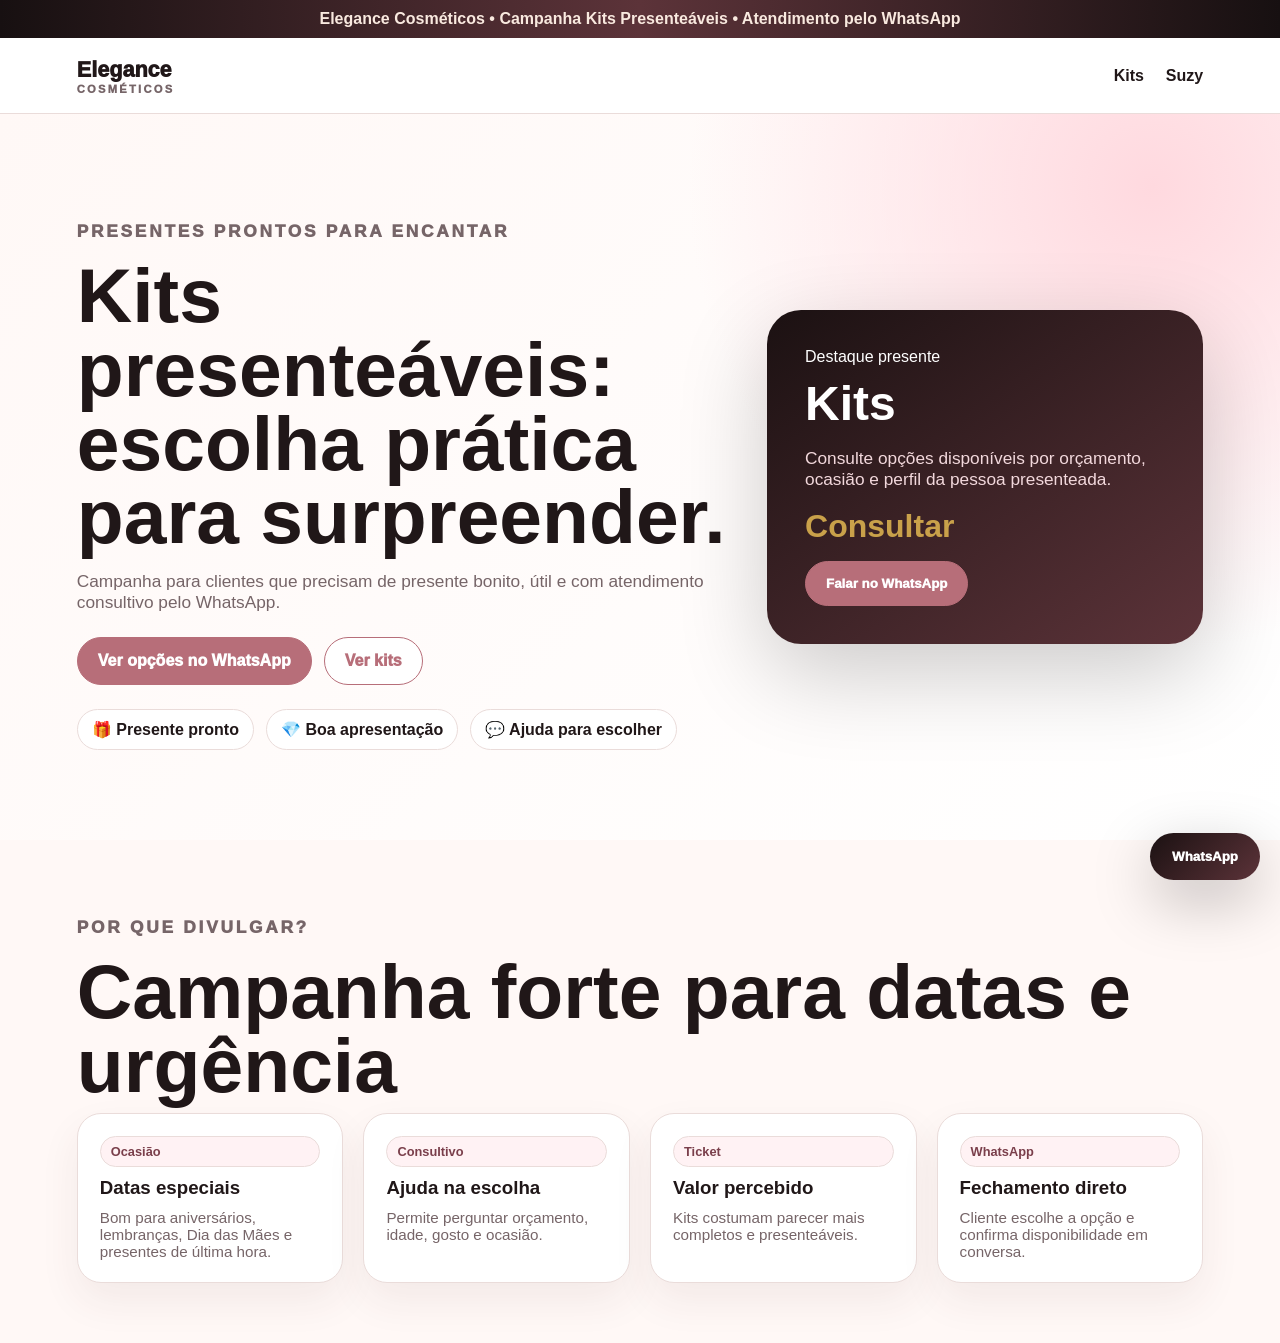
<file: campanhas/kits-presenteaveis.html>
<!doctype html>
<html lang="pt-BR">
<head>
  <meta charset="utf-8" />
  <meta name="viewport" content="width=device-width, initial-scale=1" />
  <meta name="description" content="Kits presenteáveis na Elegance Cosméticos. Consulte opções e atendimento pelo WhatsApp." />
  <title>Kits Presenteáveis | Elegance Cosméticos</title>
  <link rel="stylesheet" href="../assets/css/style.css" />
</head>
<body>
  <div class="top-note">Elegance Cosméticos • Campanha Kits Presenteáveis • Atendimento pelo WhatsApp</div>
  <header class="header"><a class="brand" href="../index.html">Elegance <span>Cosméticos</span></a><nav class="nav active"><a href="../index.html#kits">Kits</a><a href="../index.html#suzy">Suzy</a></nav></header>
  <main>
    <section class="hero">
      <div><p class="eyebrow">Presentes prontos para encantar</p><h1>Kits presenteáveis: escolha prática para surpreender.</h1><p>Campanha para clientes que precisam de presente bonito, útil e com atendimento consultivo pelo WhatsApp.</p><div class="actions"><a class="btn primary" href="https://wa.me/5531995170249?text=Ol%C3%A1%2C%20vim%20pela%20campanha%20de%20Kits%20Presente%C3%A1veis%20e%20quero%20ver%20op%C3%A7%C3%B5es." target="_blank" rel="noopener">Ver opções no WhatsApp</a><a class="btn secondary" href="../index.html#kits">Ver kits</a></div><div class="proof"><span>🎁 Presente pronto</span><span>💎 Boa apresentação</span><span>💬 Ajuda para escolher</span></div></div>
      <aside class="hero-card"><span>Destaque presente</span><h2>Kits</h2><p>Consulte opções disponíveis por orçamento, ocasião e perfil da pessoa presenteada.</p><strong>Consultar</strong><button onclick="window.open('https://wa.me/5531995170249?text=Ol%C3%A1%2C%20quero%20op%C3%A7%C3%B5es%20de%20kits%20presente%C3%A1veis%20da%20Elegance%20Cosm%C3%A9ticos.', '_blank')">Falar no WhatsApp</button></aside>
    </section>
    <section class="section"><p class="eyebrow">Por que divulgar?</p><h2>Campanha forte para datas e urgência</h2><div class="grid"><article class="product"><span class="tag">Ocasião</span><h3>Datas especiais</h3><p>Bom para aniversários, lembranças, Dia das Mães e presentes de última hora.</p></article><article class="product"><span class="tag">Consultivo</span><h3>Ajuda na escolha</h3><p>Permite perguntar orçamento, idade, gosto e ocasião.</p></article><article class="product"><span class="tag">Ticket</span><h3>Valor percebido</h3><p>Kits costumam parecer mais completos e presenteáveis.</p></article><article class="product"><span class="tag">WhatsApp</span><h3>Fechamento direto</h3><p>Cliente escolhe a opção e confirma disponibilidade em conversa.</p></article></div></section>
  </main>
  <button class="fab" onclick="window.open('https://wa.me/5531995170249?text=Oi%2C%20quero%20ajuda%20para%20escolher%20um%20kit%20presente%C3%A1vel.', '_blank')">WhatsApp</button>
</body>
</html>
</file>
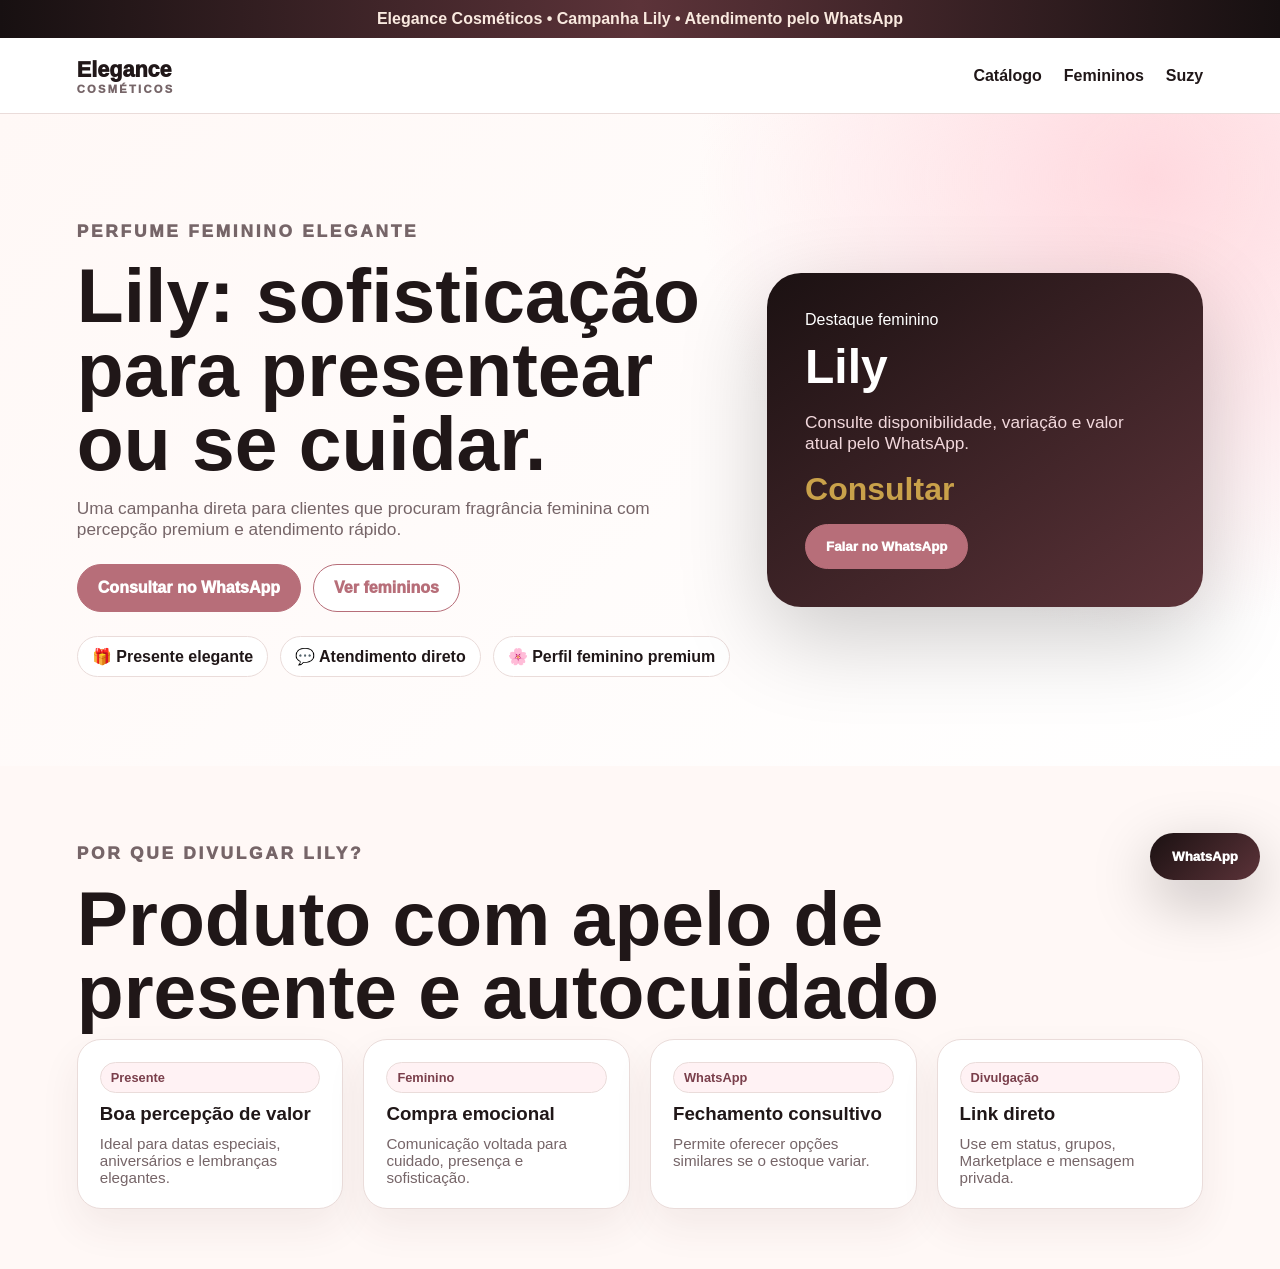
<file: campanhas/lily.html>
<!doctype html>
<html lang="pt-BR">
<head>
  <meta charset="utf-8" />
  <meta name="viewport" content="width=device-width, initial-scale=1" />
  <meta name="description" content="Lily na Elegance Cosméticos. Consulte disponibilidade e atendimento pelo WhatsApp." />
  <title>Lily | Elegance Cosméticos</title>
  <link rel="stylesheet" href="../assets/css/style.css" />
</head>
<body>
  <div class="top-note">Elegance Cosméticos • Campanha Lily • Atendimento pelo WhatsApp</div>

  <header class="header">
    <a class="brand" href="../index.html">Elegance <span>Cosméticos</span></a>
    <nav class="nav active"><a href="../index.html#catalogo">Catálogo</a><a href="../index.html#feminino">Femininos</a><a href="../index.html#suzy">Suzy</a></nav>
  </header>

  <main>
    <section class="hero">
      <div>
        <p class="eyebrow">Perfume feminino elegante</p>
        <h1>Lily: sofisticação para presentear ou se cuidar.</h1>
        <p>Uma campanha direta para clientes que procuram fragrância feminina com percepção premium e atendimento rápido.</p>
        <div class="actions">
          <a class="btn primary" href="https://wa.me/5531995170249?text=Ol%C3%A1%2C%20vim%20pela%20campanha%20do%20Lily%20e%20quero%20consultar%20disponibilidade." target="_blank" rel="noopener">Consultar no WhatsApp</a>
          <a class="btn secondary" href="../index.html#feminino">Ver femininos</a>
        </div>
        <div class="proof"><span>🎁 Presente elegante</span><span>💬 Atendimento direto</span><span>🌸 Perfil feminino premium</span></div>
      </div>
      <aside class="hero-card">
        <span>Destaque feminino</span>
        <h2>Lily</h2>
        <p>Consulte disponibilidade, variação e valor atual pelo WhatsApp.</p>
        <strong>Consultar</strong>
        <button onclick="window.open('https://wa.me/5531995170249?text=Ol%C3%A1%2C%20quero%20saber%20sobre%20o%20Lily%20da%20Elegance%20Cosm%C3%A9ticos.', '_blank')">Falar no WhatsApp</button>
      </aside>
    </section>

    <section class="section">
      <p class="eyebrow">Por que divulgar Lily?</p>
      <h2>Produto com apelo de presente e autocuidado</h2>
      <div class="grid">
        <article class="product"><span class="tag">Presente</span><h3>Boa percepção de valor</h3><p>Ideal para datas especiais, aniversários e lembranças elegantes.</p></article>
        <article class="product"><span class="tag">Feminino</span><h3>Compra emocional</h3><p>Comunicação voltada para cuidado, presença e sofisticação.</p></article>
        <article class="product"><span class="tag">WhatsApp</span><h3>Fechamento consultivo</h3><p>Permite oferecer opções similares se o estoque variar.</p></article>
        <article class="product"><span class="tag">Divulgação</span><h3>Link direto</h3><p>Use em status, grupos, Marketplace e mensagem privada.</p></article>
      </div>
    </section>
  </main>

  <button class="fab" onclick="window.open('https://wa.me/5531995170249?text=Oi%2C%20quero%20ajuda%20para%20escolher%20um%20perfume%20feminino.', '_blank')">WhatsApp</button>
</body>
</html>
</file>
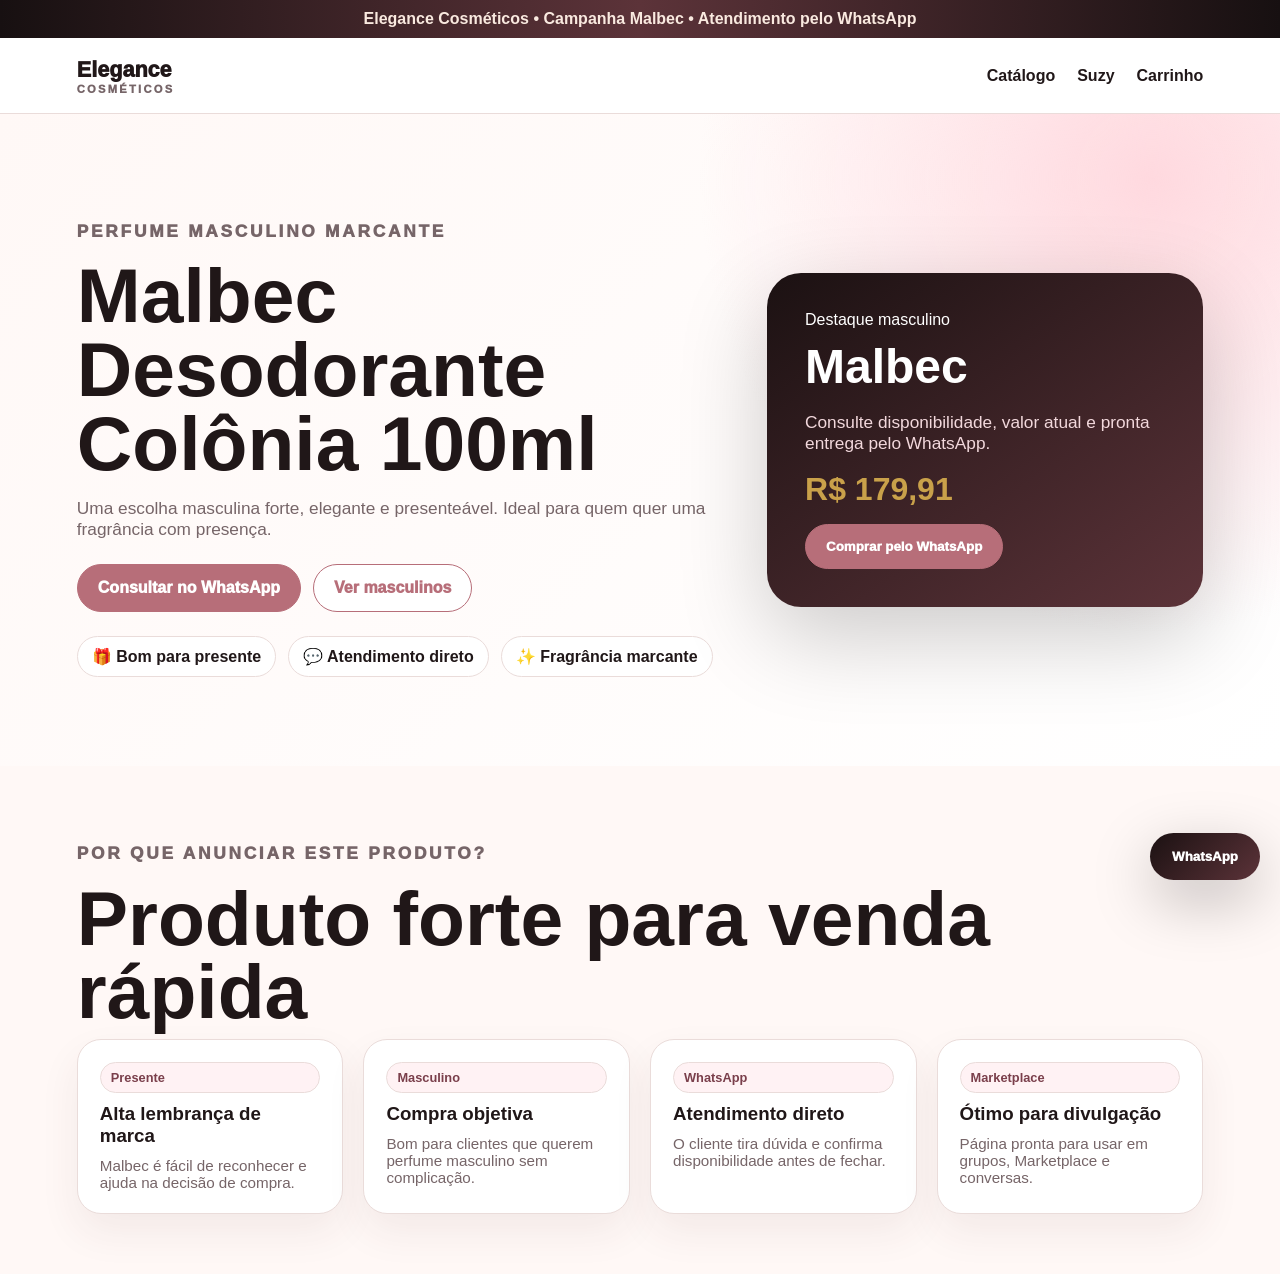
<file: campanhas/malbec.html>
<!doctype html>
<html lang="pt-BR">
<head>
  <meta charset="utf-8" />
  <meta name="viewport" content="width=device-width, initial-scale=1" />
  <meta name="description" content="Malbec Desodorante Colônia 100ml na Elegance Cosméticos. Peça atendimento pelo WhatsApp." />
  <title>Malbec 100ml | Elegance Cosméticos</title>
  <link rel="stylesheet" href="../assets/css/style.css" />
</head>
<body>
  <div class="top-note">Elegance Cosméticos • Campanha Malbec • Atendimento pelo WhatsApp</div>

  <header class="header">
    <a class="brand" href="../index.html">Elegance <span>Cosméticos</span></a>
    <nav class="nav active">
      <a href="../index.html#catalogo">Catálogo</a>
      <a href="../index.html#suzy">Suzy</a>
      <a href="../index.html#carrinho">Carrinho</a>
    </nav>
  </header>

  <main>
    <section class="hero">
      <div>
        <p class="eyebrow">Perfume masculino marcante</p>
        <h1>Malbec Desodorante Colônia 100ml</h1>
        <p>Uma escolha masculina forte, elegante e presenteável. Ideal para quem quer uma fragrância com presença.</p>
        <div class="actions">
          <a class="btn primary" href="https://wa.me/5531995170249?text=Ol%C3%A1%2C%20vim%20pela%20campanha%20do%20Malbec%20e%20quero%20saber%20se%20tem%20dispon%C3%ADvel." target="_blank" rel="noopener">Consultar no WhatsApp</a>
          <a class="btn secondary" href="../index.html#masculino">Ver masculinos</a>
        </div>
        <div class="proof"><span>🎁 Bom para presente</span><span>💬 Atendimento direto</span><span>✨ Fragrância marcante</span></div>
      </div>
      <aside class="hero-card">
        <span>Destaque masculino</span>
        <h2>Malbec</h2>
        <p>Consulte disponibilidade, valor atual e pronta entrega pelo WhatsApp.</p>
        <strong>R$ 179,91</strong>
        <button onclick="window.open('https://wa.me/5531995170249?text=Ol%C3%A1%2C%20quero%20comprar%20o%20Malbec%20100ml%20da%20Elegance%20Cosm%C3%A9ticos.', '_blank')">Comprar pelo WhatsApp</button>
      </aside>
    </section>

    <section class="section">
      <p class="eyebrow">Por que anunciar este produto?</p>
      <h2>Produto forte para venda rápida</h2>
      <div class="grid">
        <article class="product"><span class="tag">Presente</span><h3>Alta lembrança de marca</h3><p>Malbec é fácil de reconhecer e ajuda na decisão de compra.</p></article>
        <article class="product"><span class="tag">Masculino</span><h3>Compra objetiva</h3><p>Bom para clientes que querem perfume masculino sem complicação.</p></article>
        <article class="product"><span class="tag">WhatsApp</span><h3>Atendimento direto</h3><p>O cliente tira dúvida e confirma disponibilidade antes de fechar.</p></article>
        <article class="product"><span class="tag">Marketplace</span><h3>Ótimo para divulgação</h3><p>Página pronta para usar em grupos, Marketplace e conversas.</p></article>
      </div>
    </section>
  </main>

  <button class="fab" onclick="window.open('https://wa.me/5531995170249?text=Oi%2C%20quero%20ajuda%20para%20escolher%20um%20perfume%20masculino.', '_blank')">WhatsApp</button>
</body>
</html>
</file>
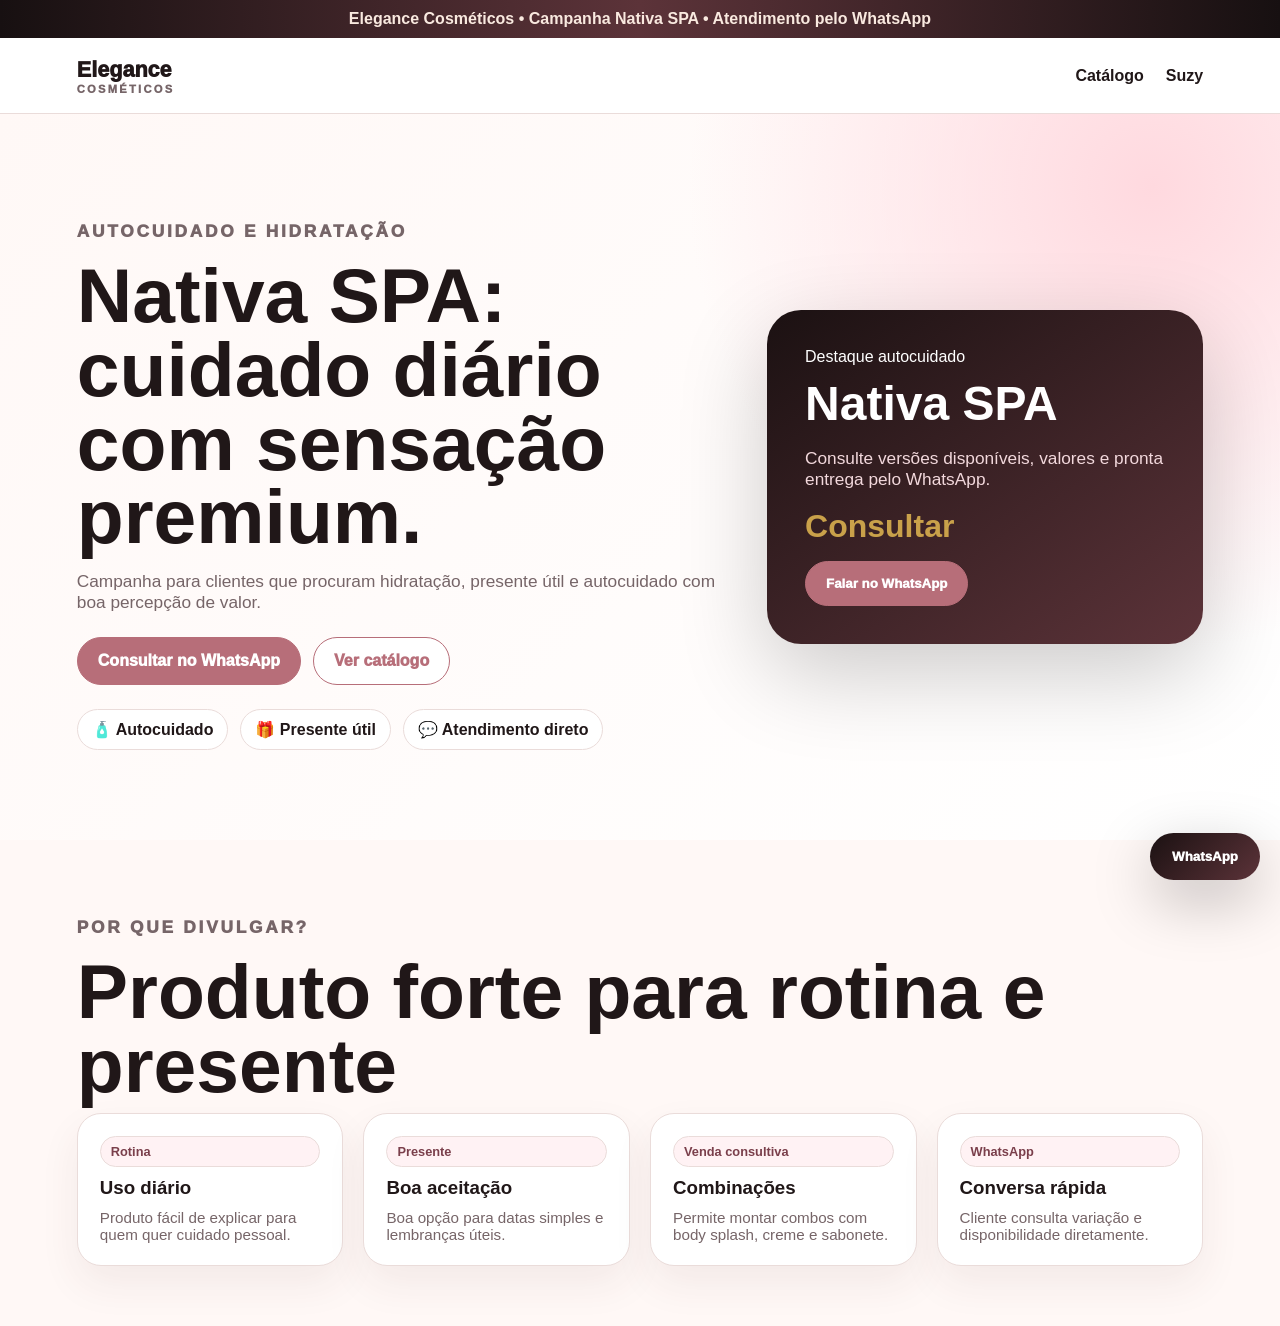
<file: campanhas/nativa-spa.html>
<!doctype html>
<html lang="pt-BR">
<head>
  <meta charset="utf-8" />
  <meta name="viewport" content="width=device-width, initial-scale=1" />
  <meta name="description" content="Nativa SPA na Elegance Cosméticos. Consulte disponibilidade e atendimento pelo WhatsApp." />
  <title>Nativa SPA | Elegance Cosméticos</title>
  <link rel="stylesheet" href="../assets/css/style.css" />
</head>
<body>
  <div class="top-note">Elegance Cosméticos • Campanha Nativa SPA • Atendimento pelo WhatsApp</div>
  <header class="header"><a class="brand" href="../index.html">Elegance <span>Cosméticos</span></a><nav class="nav active"><a href="../index.html#catalogo">Catálogo</a><a href="../index.html#suzy">Suzy</a></nav></header>
  <main>
    <section class="hero">
      <div><p class="eyebrow">Autocuidado e hidratação</p><h1>Nativa SPA: cuidado diário com sensação premium.</h1><p>Campanha para clientes que procuram hidratação, presente útil e autocuidado com boa percepção de valor.</p><div class="actions"><a class="btn primary" href="https://wa.me/5531995170249?text=Ol%C3%A1%2C%20vim%20pela%20campanha%20Nativa%20SPA%20e%20quero%20consultar%20disponibilidade." target="_blank" rel="noopener">Consultar no WhatsApp</a><a class="btn secondary" href="../index.html#catalogo">Ver catálogo</a></div><div class="proof"><span>🧴 Autocuidado</span><span>🎁 Presente útil</span><span>💬 Atendimento direto</span></div></div>
      <aside class="hero-card"><span>Destaque autocuidado</span><h2>Nativa SPA</h2><p>Consulte versões disponíveis, valores e pronta entrega pelo WhatsApp.</p><strong>Consultar</strong><button onclick="window.open('https://wa.me/5531995170249?text=Ol%C3%A1%2C%20quero%20saber%20sobre%20Nativa%20SPA%20da%20Elegance%20Cosm%C3%A9ticos.', '_blank')">Falar no WhatsApp</button></aside>
    </section>
    <section class="section"><p class="eyebrow">Por que divulgar?</p><h2>Produto forte para rotina e presente</h2><div class="grid"><article class="product"><span class="tag">Rotina</span><h3>Uso diário</h3><p>Produto fácil de explicar para quem quer cuidado pessoal.</p></article><article class="product"><span class="tag">Presente</span><h3>Boa aceitação</h3><p>Boa opção para datas simples e lembranças úteis.</p></article><article class="product"><span class="tag">Venda consultiva</span><h3>Combinações</h3><p>Permite montar combos com body splash, creme e sabonete.</p></article><article class="product"><span class="tag">WhatsApp</span><h3>Conversa rápida</h3><p>Cliente consulta variação e disponibilidade diretamente.</p></article></div></section>
  </main>
  <button class="fab" onclick="window.open('https://wa.me/5531995170249?text=Oi%2C%20quero%20ajuda%20com%20Nativa%20SPA.', '_blank')">WhatsApp</button>
</body>
</html>
</file>
<file: assets/css/style.css>
:root{--bg:#fff8f6;--card:#fff;--text:#201718;--muted:#766568;--rose:#b76e79;--dark:#171011;--gold:#c9a14a;--line:#eadcda}*{box-sizing:border-box}body{margin:0;background:var(--bg);color:var(--text);font-family:Inter,Arial,sans-serif}a{text-decoration:none;color:inherit}.top-note{text-align:center;background:linear-gradient(90deg,#171011,#5c3339,#171011);color:#f9e9df;padding:10px;font-weight:800}.header{height:76px;display:flex;align-items:center;justify-content:space-between;padding:0 6%;background:rgba(255,255,255,.92);border-bottom:1px solid var(--line);position:sticky;top:0;z-index:10;backdrop-filter:blur(12px)}.brand{font-size:1.35rem;font-weight:950}.brand span{display:block;font-size:.7rem;letter-spacing:.2em;text-transform:uppercase;color:var(--muted)}.nav{display:flex;gap:22px;align-items:center;font-weight:800}.nav b{background:var(--rose);color:#fff;border-radius:999px;padding:2px 8px}.menu{display:none;border:0;background:none;font-size:1.8rem}.drop{position:relative}.drop button{border:0;background:transparent;font:inherit;font-weight:800;cursor:pointer}.drop-menu{position:absolute;top:35px;left:0;min-width:210px;background:#fff;border:1px solid var(--line);border-radius:18px;padding:10px;box-shadow:0 24px 60px rgba(0,0,0,.15);display:none}.drop:hover .drop-menu{display:grid}.drop-menu a{padding:12px;border-radius:12px}.drop-menu a:hover{background:#fff2f4;color:var(--rose)}.hero{padding:7% 6%;display:grid;grid-template-columns:1.2fr .8fr;gap:36px;align-items:center;background:radial-gradient(circle at 90% 10%,#ffd9df,transparent 35%),linear-gradient(135deg,#fff8f6,#fff)}.eyebrow{text-transform:uppercase;letter-spacing:.16em;color:var(--rose);font-size:.8rem;font-weight:950}.hero h1,.section h2,.suzy-section h2{font-size:clamp(2.3rem,6vw,5rem);line-height:.96;margin:10px 0}.hero p,.section p,.suzy-section p{color:var(--muted);font-size:1.08rem}.actions,.proof{display:flex;gap:12px;flex-wrap:wrap;margin-top:24px}.proof span{background:#fff;border:1px solid var(--line);padding:10px 14px;border-radius:999px;font-weight:800}.btn,.hero-card button,.product button,.search button,.suzy-card button,.cart button{border:1px solid var(--rose);border-radius:999px;padding:14px 20px;font-weight:950;cursor:pointer}.primary,.hero-card button,.search button,.product .buy,.cart button{background:var(--rose);color:#fff}.secondary{background:#fff;color:var(--rose)}.hero-card{background:linear-gradient(145deg,#1b1112,#5c3339);color:#fff;border-radius:34px;padding:38px;box-shadow:0 30px 90px rgba(0,0,0,.2)}.hero-card h2{font-size:3rem;margin:10px 0}.hero-card p{color:#f2d8dc}.hero-card strong{display:block;color:var(--gold);font-size:2rem;margin:16px 0}.benefits{display:grid;grid-template-columns:repeat(4,1fr);gap:16px;padding:28px 6%;margin-top:-35px}.benefits article,.product,.cart,.suzy-card{background:#fff;border:1px solid var(--line);border-radius:24px;padding:22px;box-shadow:0 18px 40px rgba(80,40,45,.07)}.benefits b,.benefits span{display:block}.benefits span{color:var(--muted);margin-top:8px}.banners{padding:40px 6%;display:grid;grid-template-columns:repeat(3,1fr);gap:20px}.banner{min-height:290px;border-radius:30px;padding:28px;color:#fff;display:flex;flex-direction:column;justify-content:flex-end;box-shadow:0 25px 70px rgba(80,40,45,.16);overflow:hidden;position:relative}.banner:before{content:'';position:absolute;inset:0;background:radial-gradient(circle at 85% 15%,rgba(255,255,255,.28),transparent 25%)}.banner>*{position:relative}.banner h2{font-size:2.1rem;line-height:1;margin:8px 0}.banner p{color:#fff1f3}.banner span{align-self:flex-start;background:#fff;color:#4b2730;border-radius:999px;padding:11px 16px;font-weight:950}.perfume{background:linear-gradient(135deg,#c98b98,#522c36)}.gifts{background:linear-gradient(135deg,#c9a14a,#583819)}.suzy-banner{background:linear-gradient(135deg,#1b1112,#b76e79)}.section{padding:60px 6%}.grid{display:grid;grid-template-columns:repeat(4,1fr);gap:20px}.product{display:flex;flex-direction:column;gap:10px}.product-image{height:190px;border-radius:20px;background:linear-gradient(135deg,#f6c6cf,#fff,#e9b9c0);display:flex;align-items:center;justify-content:center;text-align:center;font-weight:950;color:#7a3f4b;padding:18px;overflow:hidden}.product-image img{width:100%;height:100%;object-fit:contain;display:block}.product-image span{padding:10px}.product h3{margin:0}.product p{font-size:.95rem;margin:0}.price span{text-decoration:line-through;color:var(--muted);display:block}.price strong{font-size:1.45rem;color:var(--rose)}.tag{display:inline-flex;background:#fff2f4;border:1px solid var(--line);border-radius:999px;padding:7px 10px;color:#7a3f4b;font-weight:900;font-size:.8rem}.categories #categoryBlocks{display:grid;gap:28px}.cat-block{background:#fff;border:1px solid var(--line);border-radius:28px;padding:26px}.cat-block h3{font-size:2rem;margin:0 0 16px}.suzy-section{margin:50px 6%;padding:50px;border-radius:34px;display:grid;grid-template-columns:1.2fr .8fr;gap:30px;background:linear-gradient(135deg,#1b1112,#5c3339);color:#fff}.suzy-section p{color:#f1dbe0}.search{display:grid;grid-template-columns:1fr auto;gap:10px}.search input{border:0;border-radius:999px;padding:16px;font-size:1rem}.answer{margin-top:20px;display:grid;gap:12px}.answer-card{background:#fff;color:var(--text);border-radius:18px;padding:16px}.suzy-card{text-align:center;color:var(--text)}.avatar{width:90px;height:90px;border-radius:50%;margin:0 auto 12px;background:linear-gradient(135deg,#ffd9df,#b76e79);display:grid;place-items:center;color:#fff;font-size:3rem;font-weight:950}.cart{margin:40px 6%}.cart-row{display:flex;justify-content:space-between;gap:14px;border-bottom:1px solid var(--line);padding:12px 0}.fab{position:fixed;right:20px;bottom:20px;border:0;border-radius:999px;background:linear-gradient(135deg,#1b1112,#5c3339);color:#fff;padding:16px 22px;font-weight:950;box-shadow:0 20px 60px rgba(0,0,0,.25);cursor:pointer}@media(max-width:1000px){.hero,.suzy-section{grid-template-columns:1fr}.grid,.benefits,.banners{grid-template-columns:1fr 1fr}}@media(max-width:700px){.menu{display:block}.nav{display:none;position:absolute;top:76px;left:4%;right:4%;background:#fff;border:1px solid var(--line);border-radius:22px;padding:18px;flex-direction:column;align-items:flex-start}.nav.active{display:flex}.drop-menu{position:static;box-shadow:none}.drop:hover .drop-menu{display:grid}.grid,.benefits,.banners{grid-template-columns:1fr}.hero,.section{padding-left:4%;padding-right:4%}.search{grid-template-columns:1fr}.hero h1{font-size:2.5rem}}
</file>
<file: elegance-cosmeticos/css/style.css>
:root {
  --bg: #09000d;
  --panel: rgba(255, 255, 255, 0.07);
  --panel-strong: rgba(255, 255, 255, 0.12);
  --pink: #ff1493;
  --purple: #8a2be2;
  --gold: #ffd700;
  --white: #ffffff;
  --muted: #d7c8dd;
  --dark: #0d0d0d;
  --green: #25d366;
  --shadow: 0 24px 80px rgba(255, 20, 147, 0.24);
}

* { box-sizing: border-box; }

html { scroll-behavior: smooth; }

body {
  margin: 0;
  font-family: Arial, Helvetica, sans-serif;
  color: var(--white);
  background:
    radial-gradient(circle at 10% 10%, rgba(255, 20, 147, 0.26), transparent 35%),
    radial-gradient(circle at 80% 0%, rgba(138, 43, 226, 0.26), transparent 32%),
    linear-gradient(135deg, #050007 0%, #14001f 45%, #050007 100%);
  min-height: 100vh;
}

body::before {
  content: "";
  position: fixed;
  inset: 0;
  pointer-events: none;
  background-image:
    linear-gradient(rgba(255, 255, 255, 0.035) 1px, transparent 1px),
    linear-gradient(90deg, rgba(255, 255, 255, 0.035) 1px, transparent 1px);
  background-size: 44px 44px;
  mask-image: linear-gradient(to bottom, rgba(0,0,0,0.8), transparent 75%);
}

a { color: inherit; text-decoration: none; }
button, input { font: inherit; }

.topbar {
  width: min(1180px, calc(100% - 32px));
  margin: 18px auto 0;
  padding: 14px 18px;
  display: flex;
  justify-content: space-between;
  align-items: center;
  gap: 18px;
  background: rgba(0, 0, 0, 0.42);
  border: 1px solid rgba(255, 255, 255, 0.13);
  border-radius: 22px;
  backdrop-filter: blur(16px);
  position: sticky;
  top: 12px;
  z-index: 10;
}

.brand { display: flex; align-items: center; gap: 10px; }

.brand-mark {
  width: 42px;
  height: 42px;
  display: grid;
  place-items: center;
  border-radius: 50%;
  font-weight: 900;
  font-size: 25px;
  background: linear-gradient(135deg, var(--pink), var(--purple), var(--gold));
  box-shadow: 0 0 28px rgba(255, 20, 147, 0.72);
}

.brand-text {
  text-transform: uppercase;
  letter-spacing: 1.5px;
  font-size: 14px;
}

.brand-text strong { color: var(--gold); }

.nav { display: flex; gap: 18px; color: var(--muted); font-size: 14px; }
.nav a:hover { color: var(--white); }

.hero {
  width: min(1180px, calc(100% - 32px));
  min-height: 650px;
  margin: 30px auto 0;
  display: grid;
  grid-template-columns: 1.2fr 0.8fr;
  align-items: center;
  gap: 38px;
}

.eyebrow {
  color: var(--gold);
  text-transform: uppercase;
  font-weight: 700;
  letter-spacing: 2px;
  font-size: 13px;
}

h1, h2, h3, p { margin-top: 0; }

h1 {
  font-size: clamp(54px, 8vw, 104px);
  line-height: 0.9;
  margin-bottom: 26px;
  text-transform: uppercase;
  text-shadow: 0 0 30px rgba(255, 20, 147, 0.42);
}

.subtitle {
  color: var(--muted);
  max-width: 620px;
  font-size: 20px;
  line-height: 1.65;
}

.microcopy {
  margin-top: 18px;
  color: var(--muted);
  font-size: 13px;
}

.hero-actions {
  display: flex;
  flex-wrap: wrap;
  gap: 14px;
  margin-top: 30px;
}

.btn {
  display: inline-flex;
  align-items: center;
  justify-content: center;
  min-height: 50px;
  padding: 0 22px;
  border-radius: 999px;
  font-weight: 800;
  text-transform: uppercase;
  letter-spacing: 0.8px;
  border: 1px solid transparent;
  cursor: pointer;
}

.btn.compact { min-height: 44px; padding: 0 18px; }

.btn.primary {
  color: var(--white);
  background: linear-gradient(135deg, var(--pink), var(--purple));
  box-shadow: var(--shadow);
}

.btn.secondary {
  color: var(--white);
  border-color: rgba(255, 255, 255, 0.24);
  background: rgba(255, 255, 255, 0.08);
}

.hero-card, .card, .contact, .bot-shell {
  background: var(--panel);
  border: 1px solid rgba(255, 255, 255, 0.13);
  border-radius: 30px;
  box-shadow: var(--shadow);
  backdrop-filter: blur(18px);
}

.hero-card {
  min-height: 470px;
  display: grid;
  place-items: center;
  text-align: center;
  padding: 34px;
}

.logo-orb {
  width: 210px;
  height: 210px;
  border-radius: 50%;
  display: grid;
  place-items: center;
  border: 2px solid rgba(255, 215, 0, 0.75);
  background: radial-gradient(circle, rgba(255, 20, 147, 0.35), rgba(138, 43, 226, 0.18), transparent 70%);
  box-shadow: inset 0 0 40px rgba(255, 255, 255, 0.1), 0 0 70px rgba(255, 20, 147, 0.55);
}

.logo-orb span {
  font-size: 150px;
  font-weight: 900;
  line-height: 1;
  background: linear-gradient(135deg, var(--pink), var(--gold), var(--purple));
  -webkit-background-clip: text;
  background-clip: text;
  color: transparent;
}

.hero-card h2 {
  font-size: 46px;
  text-transform: uppercase;
  letter-spacing: 4px;
  margin-bottom: 4px;
}

.hero-card p {
  color: var(--gold);
  text-transform: uppercase;
  letter-spacing: 8px;
}

.hero-card small { color: var(--muted); font-size: 18px; }

.metrics {
  width: min(1180px, calc(100% - 32px));
  margin: 0 auto 40px;
  display: grid;
  grid-template-columns: repeat(3, 1fr);
  gap: 14px;
}

.metrics div {
  padding: 22px;
  border-radius: 22px;
  background: var(--panel);
  border: 1px solid rgba(255, 255, 255, 0.12);
}

.metrics strong, .metrics span { display: block; }
.metrics strong { font-size: 24px; color: var(--gold); }
.metrics span { color: var(--muted); }

.section {
  width: min(1180px, calc(100% - 32px));
  margin: 90px auto;
}

.section-head { max-width: 760px; margin-bottom: 28px; }

.section h2 {
  font-size: clamp(34px, 5vw, 58px);
  margin-bottom: 16px;
}

.section p { color: var(--muted); line-height: 1.7; }

.grid.cards {
  display: grid;
  grid-template-columns: repeat(4, 1fr);
  gap: 18px;
}

.card { padding: 28px; }
.card > span { font-size: 36px; }
.card h3 { font-size: 25px; margin: 16px 0 10px; }

.text-button {
  padding: 0;
  border: 0;
  background: transparent;
  color: var(--gold);
  font-weight: 800;
  cursor: pointer;
}

.assistant-section { scroll-margin-top: 110px; }

.bot-shell {
  overflow: hidden;
  max-width: 900px;
}

.bot-top {
  padding: 20px 24px;
  display: flex;
  align-items: center;
  justify-content: space-between;
  gap: 16px;
  border-bottom: 1px solid rgba(255,255,255,.12);
  background: rgba(0,0,0,.24);
}

.bot-top strong, .bot-top span { display: block; }
.bot-top span { margin-top: 4px; color: var(--muted); font-size: 13px; }

.bot-reset {
  border: 1px solid rgba(255,255,255,.18);
  background: rgba(255,255,255,.06);
  color: var(--muted);
  border-radius: 999px;
  padding: 8px 12px;
  cursor: pointer;
}

.bot-messages {
  min-height: 220px;
  max-height: 430px;
  overflow-y: auto;
  padding: 24px;
  display: flex;
  flex-direction: column;
  gap: 12px;
}

.bot-message {
  width: fit-content;
  max-width: min(680px, 90%);
  padding: 13px 16px;
  border-radius: 18px;
  line-height: 1.55;
}

.bot-message.bot {
  background: rgba(255,255,255,.09);
  border: 1px solid rgba(255,255,255,.10);
}

.bot-message.user {
  margin-left: auto;
  background: linear-gradient(135deg, rgba(255,20,147,.35), rgba(138,43,226,.35));
  border: 1px solid rgba(255,255,255,.12);
}

.bot-actions {
  padding: 0 24px 24px;
  display: flex;
  flex-wrap: wrap;
  gap: 10px;
}

.bot-option {
  border: 1px solid rgba(255,255,255,.17);
  background: rgba(255,255,255,.07);
  color: var(--white);
  padding: 11px 14px;
  border-radius: 14px;
  cursor: pointer;
}

.bot-option:hover {
  border-color: var(--pink);
  background: rgba(255,20,147,.16);
}

.bot-form {
  padding: 0 24px 24px;
}

.bot-form label {
  display: block;
  margin-bottom: 10px;
  font-weight: 700;
}

.bot-form-row {
  display: flex;
  gap: 10px;
}

.bot-form input {
  flex: 1;
  min-width: 0;
  padding: 13px 15px;
  color: var(--white);
  background: rgba(0,0,0,.28);
  border: 1px solid rgba(255,255,255,.18);
  border-radius: 14px;
  outline: none;
}

.bot-form input:focus { border-color: var(--pink); }

.bot-result {
  margin: 0 24px 24px;
  padding: 22px;
  border: 1px solid rgba(37,211,102,.35);
  background: rgba(37,211,102,.07);
  border-radius: 20px;
}

.bot-result h3 { margin-bottom: 8px; }
.bot-result .btn { margin: 8px 8px 0 0; }

.timeline {
  display: grid;
  grid-template-columns: repeat(5, 1fr);
  gap: 14px;
}

.timeline div {
  padding: 22px;
  min-height: 150px;
  border-radius: 24px;
  background: linear-gradient(180deg, rgba(255, 20, 147, 0.14), rgba(255,255,255,0.05));
  border: 1px solid rgba(255, 255, 255, 0.13);
}

.timeline strong {
  width: 42px;
  height: 42px;
  border-radius: 50%;
  display: grid;
  place-items: center;
  background: var(--gold);
  color: var(--dark);
  margin-bottom: 18px;
}

.timeline span { color: var(--muted); line-height: 1.55; }

.contact { padding: 48px; text-align: center; }

.floating-bot {
  position: fixed;
  right: 20px;
  bottom: 20px;
  z-index: 20;
  border: 0;
  border-radius: 999px;
  padding: 14px 18px;
  color: #051408;
  background: var(--green);
  font-weight: 900;
  box-shadow: 0 16px 44px rgba(37,211,102,.28);
  cursor: pointer;
}

.footer {
  width: min(1180px, calc(100% - 32px));
  margin: 40px auto 24px;
  padding: 22px;
  color: var(--muted);
  display: flex;
  justify-content: space-between;
  gap: 16px;
  border-top: 1px solid rgba(255, 255, 255, 0.12);
}

[hidden] { display: none !important; }

@media (max-width: 900px) {
  .topbar, .footer { flex-direction: column; }
  .nav { flex-wrap: wrap; justify-content: center; }
  .hero { grid-template-columns: 1fr; }
  .metrics, .grid.cards, .timeline { grid-template-columns: 1fr; }
  .hero { min-height: auto; padding: 40px 0; }
  .bot-form-row { flex-direction: column; }
  .floating-bot { right: 14px; bottom: 14px; }
}


/* ELEG-BOT-002 — Catálogo comercial */
.catalog-section {
  scroll-margin-top: 110px;
}

.product-grid {
  display: grid;
  grid-template-columns: repeat(2, minmax(0, 1fr));
  gap: 22px;
}

.product-card {
  display: grid;
  grid-template-columns: minmax(210px, 0.8fr) minmax(0, 1.2fr);
  min-height: 440px;
  overflow: hidden;
  background: var(--panel);
  border: 1px solid rgba(255,255,255,.13);
  border-radius: 28px;
  box-shadow: var(--shadow);
  backdrop-filter: blur(18px);
}

.product-image-wrap {
  min-height: 100%;
  background: rgba(0,0,0,.22);
  overflow: hidden;
}

.product-image {
  width: 100%;
  height: 100%;
  min-height: 440px;
  object-fit: cover;
  display: block;
}

.product-card-body {
  padding: 28px;
  display: flex;
  flex-direction: column;
  align-items: flex-start;
}

.product-status {
  display: inline-flex;
  align-items: center;
  gap: 6px;
  margin-bottom: 18px;
  padding: 7px 11px;
  border-radius: 999px;
  color: #dfffe8;
  background: rgba(37,211,102,.12);
  border: 1px solid rgba(37,211,102,.30);
  font-size: 12px;
  font-weight: 800;
  text-transform: uppercase;
  letter-spacing: .7px;
}

.product-brand {
  margin-bottom: 6px !important;
  color: var(--gold) !important;
  font-size: 13px;
  font-weight: 800;
  text-transform: uppercase;
  letter-spacing: 1.4px;
}

.product-card h3 {
  margin-bottom: 14px;
  font-size: 28px;
  line-height: 1.16;
}

.product-meta {
  display: flex;
  flex-wrap: wrap;
  gap: 8px;
  margin-bottom: 22px;
}

.product-meta span {
  padding: 6px 9px;
  border-radius: 10px;
  background: rgba(255,255,255,.07);
  border: 1px solid rgba(255,255,255,.09);
  color: var(--muted);
  font-size: 12px;
}

.product-price-label {
  margin-bottom: 5px;
  color: var(--muted);
}

.product-price {
  display: block;
  margin-bottom: 16px;
  color: var(--white);
  font-size: 34px;
  line-height: 1;
}

.product-note {
  margin-bottom: 24px !important;
  font-size: 13px;
}

.product-cta {
  margin-top: auto;
  width: 100%;
}

.catalog-note {
  margin-top: 18px;
  font-size: 13px;
}

.catalog-loading,
.catalog-error {
  grid-column: 1 / -1;
  padding: 24px;
  border-radius: 18px;
  background: rgba(255,255,255,.06);
  border: 1px solid rgba(255,255,255,.10);
  color: var(--muted);
}

.catalog-error strong,
.catalog-error span {
  display: block;
}

.catalog-error strong {
  margin-bottom: 6px;
  color: var(--white);
}

@media (max-width: 900px) {
  .product-grid {
    grid-template-columns: 1fr;
  }

  .product-card {
    grid-template-columns: 1fr;
  }

  .product-image {
    min-height: 320px;
    max-height: 430px;
  }
}
</file>
